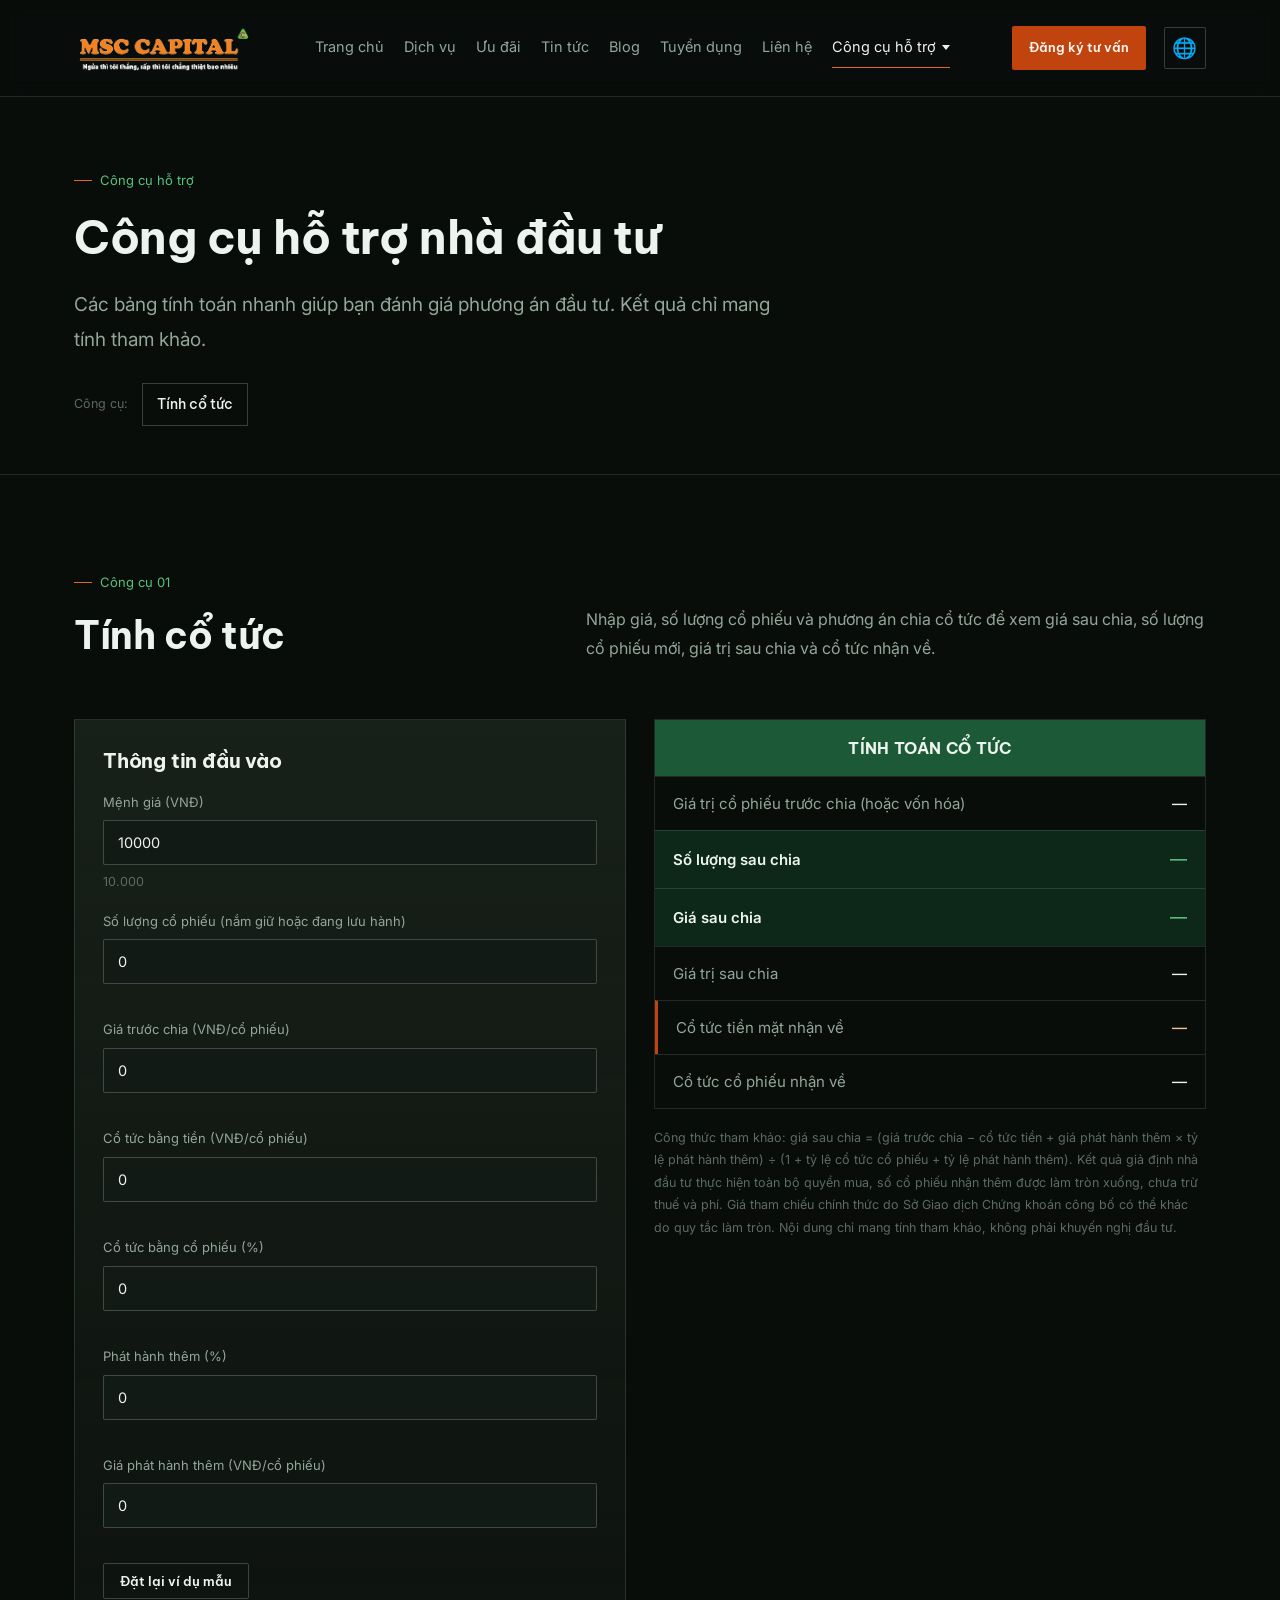
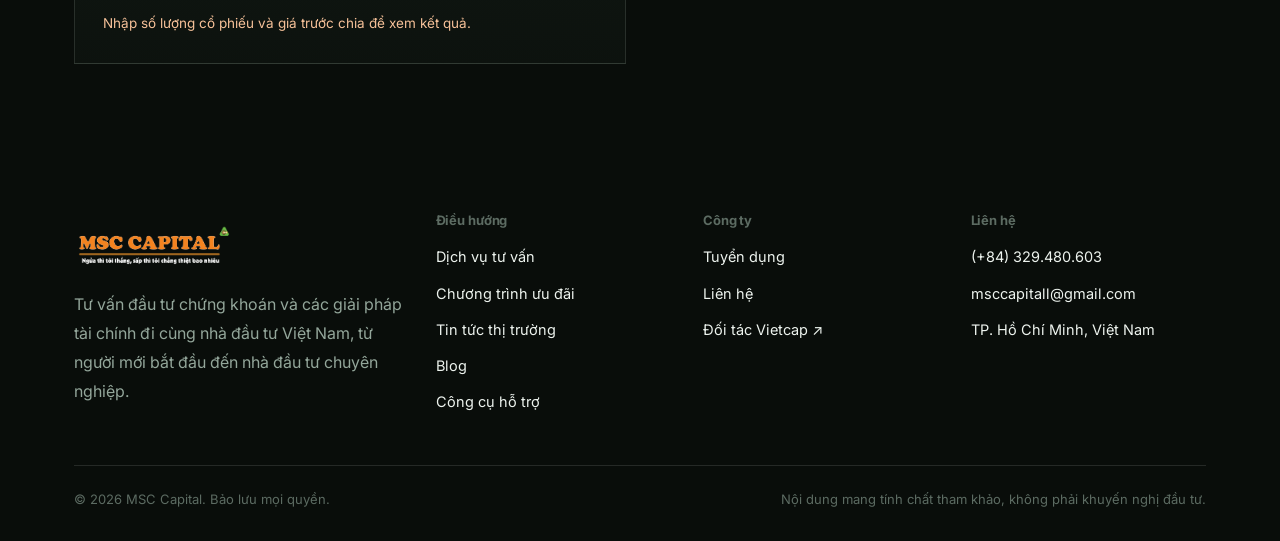
<file: cong-cu.html>
<!DOCTYPE html>
<html lang="vi">
<head>
<meta charset="UTF-8">
<meta name="viewport" content="width=device-width, initial-scale=1.0">
<title>Công cụ hỗ trợ — MSC Capital</title>
<meta name="description" content="Các công cụ hỗ trợ nhà đầu tư chứng khoán của MSC Capital: tính cổ tức và các bảng tính toán khác.">
<link rel="preconnect" href="https://fonts.googleapis.com">
<link href="https://fonts.googleapis.com/css2?family=Be+Vietnam+Pro:wght@500;700;800&family=Inter:wght@400;500;600&family=IBM+Plex+Mono:wght@400;500&display=swap" rel="stylesheet">
<link rel="stylesheet" href="css/style.css">
<style>
  .calc-grid{ display:grid; grid-template-columns: 1fr 1fr; gap: 28px; align-items:start; }
  @media (max-width: 900px){ .calc-grid{ grid-template-columns: 1fr; } }
  .fld{ margin-bottom: 16px; }
  .fld small{ display:block; margin-top:6px; font-family: var(--font-mono); font-size:12.5px; color: var(--text-faint); min-height:1em; }
  .res{ border:1px solid var(--line); }
  .res-head{ padding:14px 18px; background: var(--green-700); font-family: var(--font-display); font-weight:700; text-align:center; letter-spacing:.02em; }
  .res-row{ display:flex; justify-content:space-between; align-items:baseline; gap:16px; padding:13px 18px; border-top:1px solid var(--line); font-size:15px; }
  .res-row span{ color: var(--text-muted); }
  .res-row b{ font-family: var(--font-mono); font-weight:500; color: var(--text); text-align:right; white-space:nowrap; }
  .res-row.key{ background: var(--green-900); }
  .res-row.key span{ color: var(--text); font-weight:600; }
  .res-row.key b{ color: var(--green-400); font-size:17px; }
  .res-row.cash{ border-left: 3px solid var(--orange); }
  .res-row.cash b{ color: var(--orange-200); }
  #calcMsg{ font-size:13.5px; min-height:1.4em; margin: 12px 0 0; color: var(--orange-200); max-width:none; }
  section[id]{ scroll-margin-top: 110px; }
  .tool-nav{ display:flex; flex-wrap:wrap; gap:10px; align-items:center; margin-top:26px; }
  .tool-nav span{ font-family: var(--font-mono); font-size:12.5px; color: var(--text-faint); margin-right:4px; }
  .tool-nav a{ border:1px solid var(--line-strong); padding:8px 14px; font-size:14px; font-family: var(--font-display); font-weight:500; }
  .tool-nav a:hover{ border-color: var(--green-400); color: var(--green-200); }
</style>
</head>
<body data-page="congcu">

<div id="site-header"></div>

<section class="page-hero">
  <div class="wrap">
    <div class="eyebrow">Công cụ hỗ trợ</div>
    <h1>Công cụ hỗ trợ nhà đầu tư</h1>
    <p class="lede">Các bảng tính toán nhanh giúp bạn đánh giá phương án đầu tư. Kết quả chỉ mang tính tham khảo.</p>
    <!-- DANH SÁCH CÔNG CỤ: khi thêm công cụ mới, thêm một liên kết như dưới (href trỏ tới id của mục công cụ đó). -->
    <div class="tool-nav">
      <span>Công cụ:</span>
      <a href="#tinh-co-tuc">Tính cổ tức</a>
    </div>
  </div>
</section>

<!-- ===== CÔNG CỤ 01: TÍNH CỔ TỨC ===== -->
<section id="tinh-co-tuc">
  <div class="wrap">
    <div class="head-row">
      <div>
        <div class="eyebrow">Công cụ 01</div>
        <h2>Tính cổ tức</h2>
      </div>
      <p>Nhập giá, số lượng cổ phiếu và phương án chia cổ tức để xem giá sau chia, số lượng cổ phiếu mới, giá trị sau chia và cổ tức nhận về.</p>
    </div>
    <div class="calc-grid">

      <div class="card">
        <h3 style="margin-bottom:18px;">Thông tin đầu vào</h3>

        <div class="fld">
          <label for="par">Mệnh giá (VNĐ)</label>
          <input id="par" type="number" inputmode="decimal" min="0" step="any" value="10000">
          <small id="parHint"></small>
        </div>
        <div class="fld">
          <label for="shares">Số lượng cổ phiếu (nắm giữ hoặc đang lưu hành)</label>
          <input id="shares" type="number" inputmode="decimal" min="0" step="any" value="0">
          <small id="sharesHint"></small>
        </div>
        <div class="fld">
          <label for="price">Giá trước chia (VNĐ/cổ phiếu)</label>
          <input id="price" type="number" inputmode="decimal" min="0" step="any" value="0">
          <small id="priceHint"></small>
        </div>
        <div class="fld">
          <label for="cash">Cổ tức bằng tiền (VNĐ/cổ phiếu)</label>
          <input id="cash" type="number" inputmode="decimal" min="0" step="any" value="0">
          <small id="cashHint"></small>
        </div>
        <div class="fld">
          <label for="stockPct">Cổ tức bằng cổ phiếu (%)</label>
          <input id="stockPct" type="number" inputmode="decimal" min="0" step="any" value="0">
          <small id="stockHint"></small>
        </div>
        <div class="fld">
          <label for="rightsPct">Phát hành thêm (%)</label>
          <input id="rightsPct" type="number" inputmode="decimal" min="0" step="any" value="0">
          <small id="rightsHint"></small>
        </div>
        <div class="fld">
          <label for="issuePrice">Giá phát hành thêm (VNĐ/cổ phiếu)</label>
          <input id="issuePrice" type="number" inputmode="decimal" min="0" step="any" value="0">
          <small id="issueHint"></small>
        </div>

        <button type="button" class="btn btn-outline btn-sm" id="resetBtn">Đặt lại ví dụ mẫu</button>
        <p id="calcMsg" role="status"></p>
      </div>

      <div>
        <div class="res" aria-live="polite">
          <div class="res-head">TÍNH TOÁN CỔ TỨC</div>
          <div class="res-row"><span>Giá trị cổ phiếu trước chia (hoặc vốn hóa)</span><b id="oMcapBefore">—</b></div>
          <div class="res-row key"><span>Số lượng sau chia</span><b id="oSharesAfter">—</b></div>
          <div class="res-row key"><span>Giá sau chia</span><b id="oPriceAfter">—</b></div>
          <div class="res-row"><span>Giá trị sau chia</span><b id="oValueAfter">—</b></div>
          <div class="res-row cash"><span>Cổ tức tiền mặt nhận về</span><b id="oCash">—</b></div>
          <div class="res-row"><span>Cổ tức cổ phiếu nhận về</span><b id="oBonus">—</b></div>
          <div class="res-row" id="rowRights" style="display:none;"><span>Cổ phiếu mua thêm / tiền cần bỏ ra</span><b id="oRights">—</b></div>
        </div>

        <p class="disclaimer" style="margin-top:18px;">
          Công thức tham khảo: giá sau chia = (giá trước chia − cổ tức tiền + giá phát hành thêm × tỷ lệ phát hành thêm) ÷ (1 + tỷ lệ cổ tức cổ phiếu + tỷ lệ phát hành thêm). Kết quả giả định nhà đầu tư thực hiện toàn bộ quyền mua, số cổ phiếu nhận thêm được làm tròn xuống, chưa trừ thuế và phí. Giá tham chiếu chính thức do Sở Giao dịch Chứng khoán công bố có thể khác do quy tắc làm tròn. Nội dung chỉ mang tính tham khảo, không phải khuyến nghị đầu tư.
        </p>
      </div>

    </div>
  </div>
</section>

<!-- ===== THÊM CÔNG CỤ MỚI Ở DƯỚI DÒNG NÀY =====
     Sao chép cả khối <section id="..."> ... </section> ở trên, đổi id, tiêu đề, nội dung.
     Lưu ý: dùng id và tên biến riêng cho mỗi công cụ để không trùng với công cụ khác. -->

<div id="site-footer"></div>
<script src="js/include.js"></script>
<script>
/* Công cụ 01: Tính cổ tức. Bọc trong (function(){...})() để không trùng tên biến với công cụ khác. */
(function () {
/* Công thức: xem chú thích trong trang. Sửa hàm compute() nếu muốn đổi cách tính. */
const DEFAULTS = { par: 10000, shares: 400, price: 83650, cash: 1000, stockPct: 0, rightsPct: 0, issuePrice: 0 };
const $ = (id) => document.getElementById(id);
const num = (id) => { const v = parseFloat($(id).value); return isFinite(v) && v > 0 ? v : 0; };
// Dấu ngăn cách hàng nghìn: '.' = 200.000.000 (kiểu Việt Nam). Đổi thành ',' nếu muốn 200,000,000 hoặc '' nếu không muốn có dấu.
const THOUSANDS = '.';
const fmt = (n) => isFinite(n)
  ? String(Math.round(n)).replace(/\B(?=(\d{3})+(?!\d))/g, THOUSANDS)
  : '—';

function compute(v) {
  const r = v.stockPct / 100, q = v.rightsPct / 100;
  const bonusShares = Math.floor(v.shares * r + 1e-9);
  const rightShares = Math.floor(v.shares * q + 1e-9);
  const sharesAfter = v.shares + bonusShares + rightShares;
  const priceAfter = Math.round((v.price - v.cash + q * v.issuePrice) / (1 + r + q));
  return {
    mcapBefore: v.shares * v.price,
    sharesAfter,
    priceAfter,
    valueAfter: sharesAfter * priceAfter,
    cashReceived: v.shares * v.cash,
    bonusShares,
    rightShares,
    rightCost: rightShares * v.issuePrice
  };
}

function render() {
  const v = { par: num('par'), shares: num('shares'), price: num('price'), cash: num('cash'),
              stockPct: num('stockPct'), rightsPct: num('rightsPct'), issuePrice: num('issuePrice') };

  $('parHint').textContent    = v.par > 0 ? fmt(v.par) : '';
  $('sharesHint').textContent = v.shares > 0 ? fmt(v.shares) : '';
  $('priceHint').textContent  = v.price > 0 ? fmt(v.price) : '';
  $('issueHint').textContent  = v.issuePrice > 0 ? fmt(v.issuePrice) : '';
  $('cashHint').textContent   = v.cash > 0
    ? fmt(v.cash) + (v.par > 0 ? ` · ≈ ${(v.cash / v.par * 100).toLocaleString('vi-VN', {maximumFractionDigits: 2})}% mệnh giá` : '')
    : '';
  $('stockHint').textContent = v.stockPct > 0 ? `Cứ 100 cổ phiếu nhận thêm ${v.stockPct.toLocaleString('vi-VN', {maximumFractionDigits: 2})} cổ phiếu` : '';
  $('rightsHint').textContent = v.rightsPct > 0 ? `Cứ 100 cổ phiếu được mua thêm ${v.rightsPct.toLocaleString('vi-VN', {maximumFractionDigits: 2})} cổ phiếu` : '';

  const msg = $('calcMsg');
  msg.textContent = '';
  if (v.shares <= 0 || v.price <= 0) {
    msg.textContent = 'Nhập số lượng cổ phiếu và giá trước chia để xem kết quả.';
    ['oMcapBefore','oSharesAfter','oPriceAfter','oValueAfter','oCash','oBonus'].forEach(id => $(id).textContent = '—');
    $('rowRights').style.display = 'none';
    return;
  }
  if (v.cash >= v.price) msg.textContent = 'Cổ tức tiền lớn hơn hoặc bằng giá cổ phiếu, vui lòng kiểm tra lại số liệu.';
  if (v.rightsPct > 0 && v.issuePrice <= 0) msg.textContent = 'Có phát hành thêm nhưng chưa nhập giá phát hành thêm.';

  const o = compute(v);
  if (!(o.priceAfter > 0)) { msg.textContent = 'Giá sau chia không hợp lệ, vui lòng kiểm tra lại số liệu.'; return; }

  $('oMcapBefore').textContent  = fmt(o.mcapBefore);
  $('oSharesAfter').textContent = fmt(o.sharesAfter);
  $('oPriceAfter').textContent  = fmt(o.priceAfter);
  $('oValueAfter').textContent  = fmt(o.valueAfter);
  $('oCash').textContent        = fmt(o.cashReceived);
  $('oBonus').textContent       = fmt(o.bonusShares);

  const showRights = v.rightsPct > 0;
  $('rowRights').style.display = showRights ? 'flex' : 'none';
  if (showRights) $('oRights').textContent = `${fmt(o.rightShares)} cp / ${fmt(o.rightCost)}`;
}

document.querySelectorAll('.calc-grid input').forEach(el => el.addEventListener('input', render));
$('resetBtn').addEventListener('click', () => {
  Object.entries(DEFAULTS).forEach(([k, val]) => { $(k).value = val; });
  render();
});
render();

})();
</script>
</body>
</html>
</file>
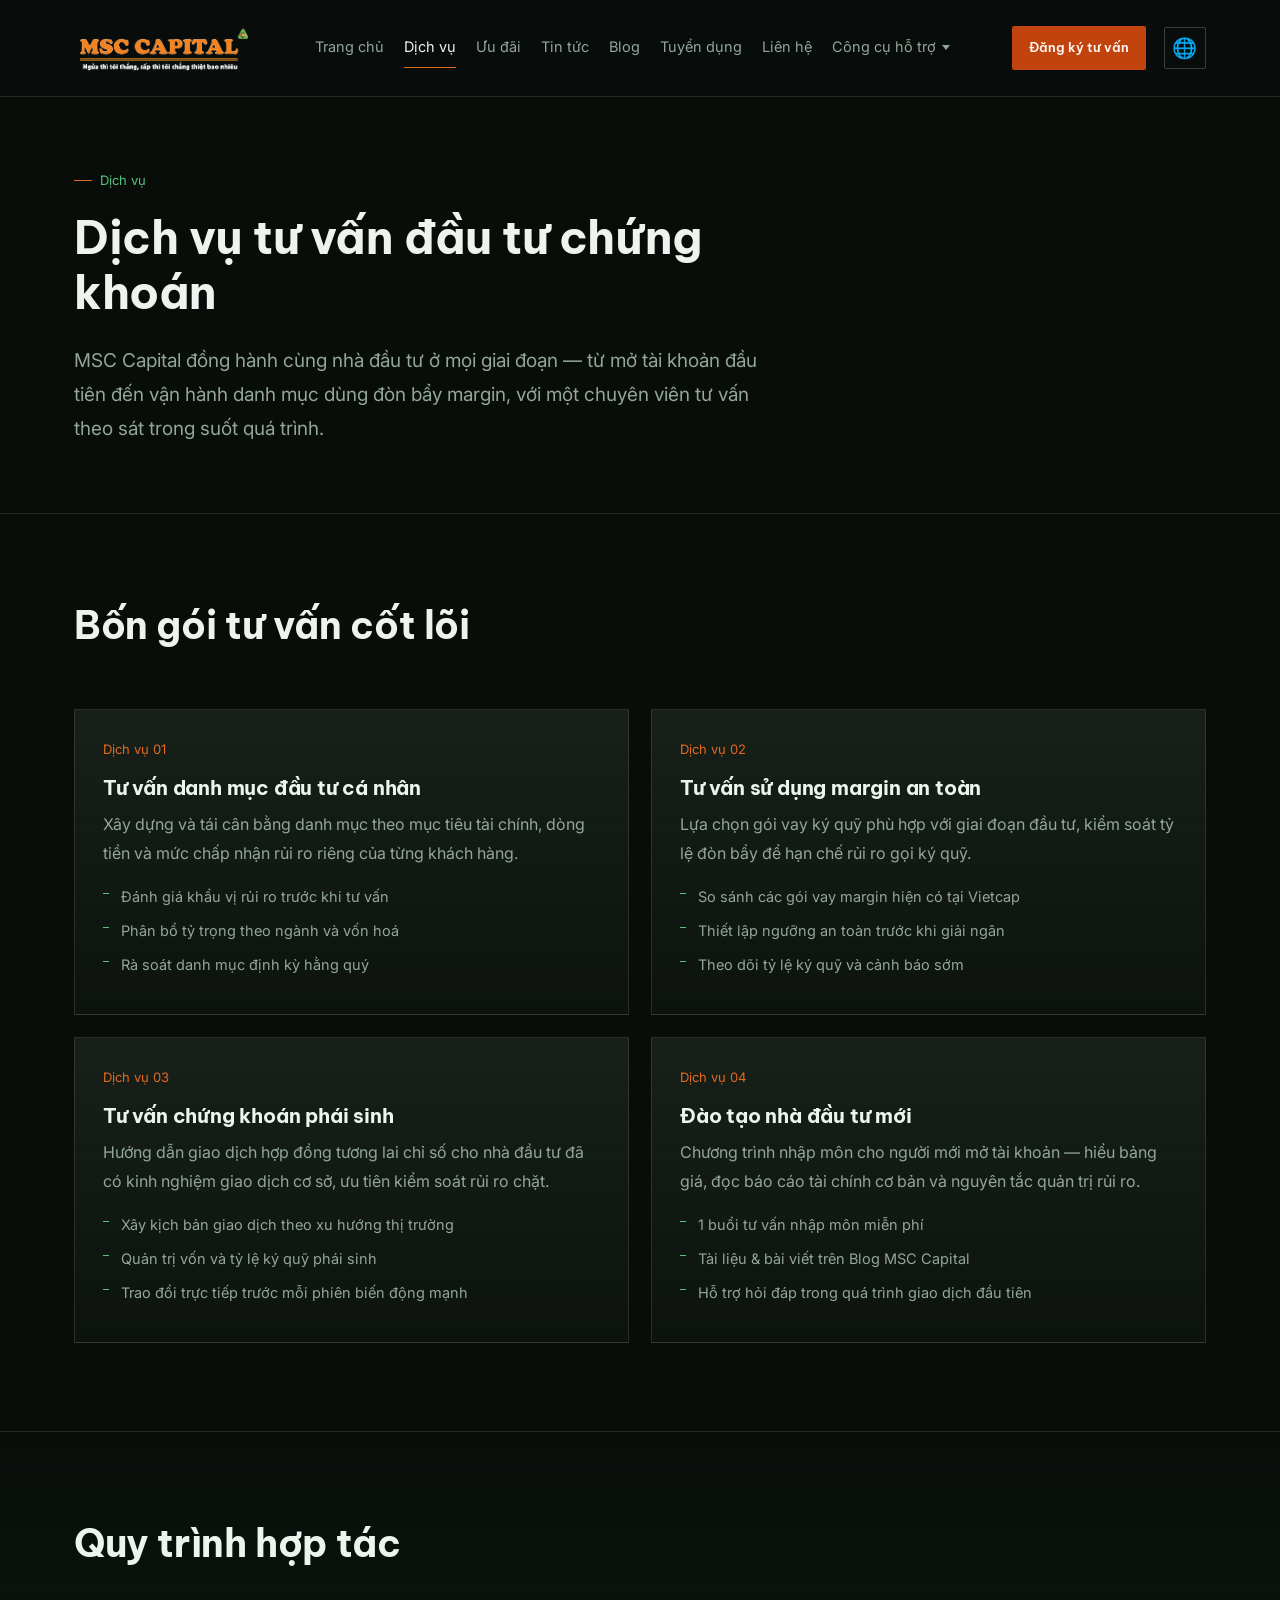
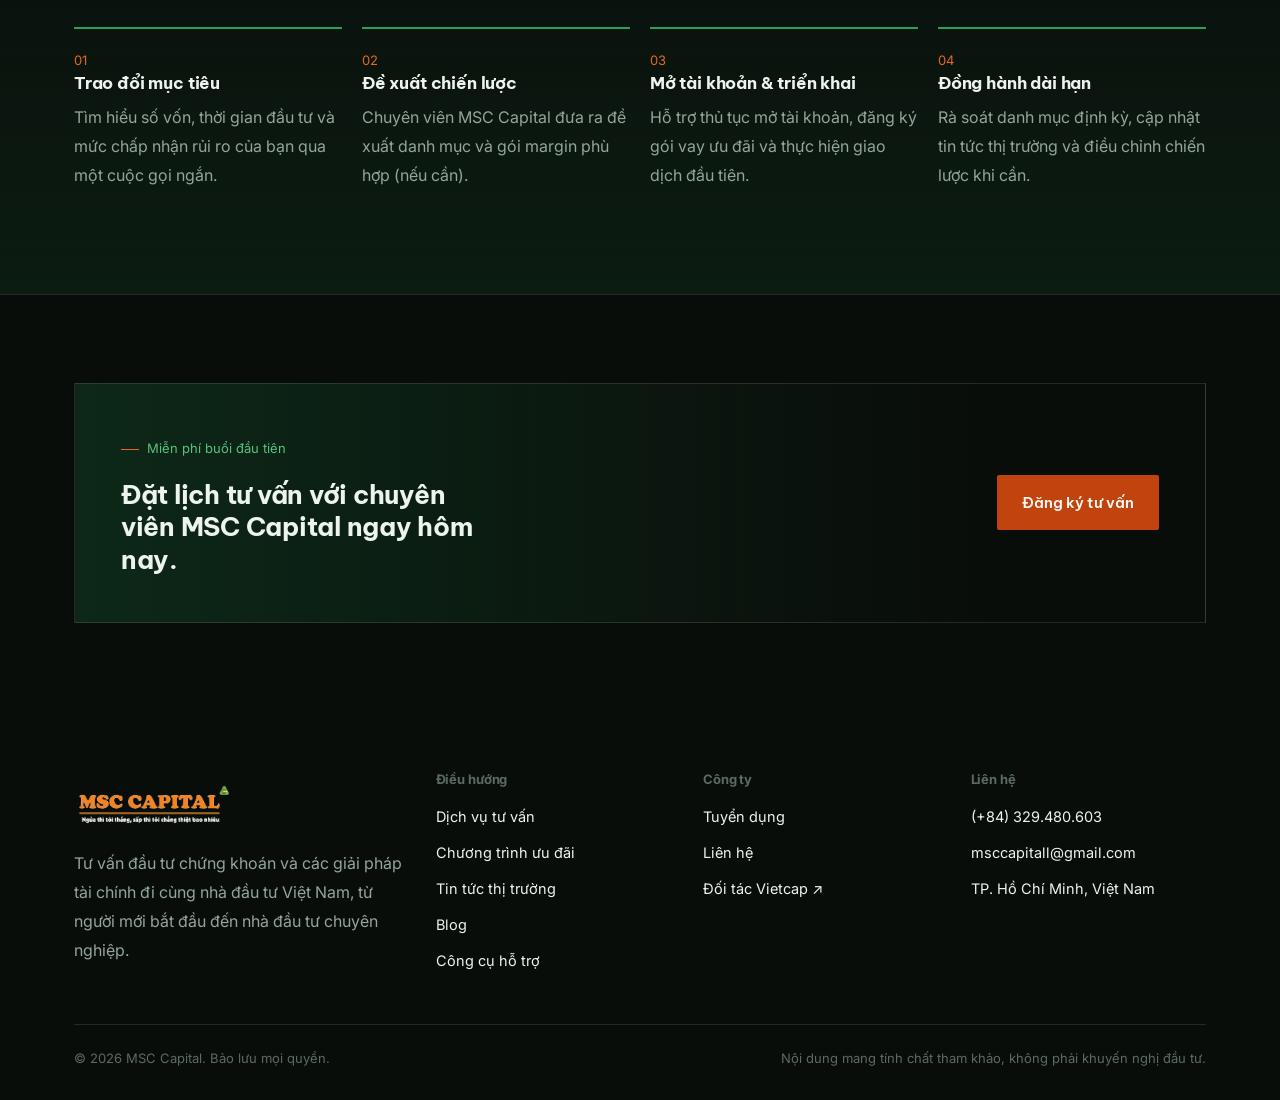
<file: dich-vu.html>
<!DOCTYPE html>
<html lang="vi">
<head>
<meta charset="UTF-8">
<meta name="viewport" content="width=device-width, initial-scale=1.0">
<title>Dịch vụ tư vấn đầu tư chứng khoán — MSC Capital</title>
<meta name="description" content="MSC Capital tư vấn danh mục đầu tư, giải pháp margin và đào tạo nhà đầu tư mới, đồng hành theo từng giai đoạn đầu tư chứng khoán.">
<link rel="preconnect" href="https://fonts.googleapis.com">
<link href="https://fonts.googleapis.com/css2?family=Be+Vietnam+Pro:wght@500;700;800&family=Inter:wght@400;500;600&family=IBM+Plex+Mono:wght@400;500&display=swap" rel="stylesheet">
<link rel="stylesheet" href="css/style.css">
</head>
<body data-page="dichvu">

<div id="site-header"></div>

<section class="page-hero">
  <div class="wrap">
    <div class="eyebrow">Dịch vụ</div>
    <h1>Dịch vụ tư vấn đầu tư chứng khoán</h1>
    <p class="lede">MSC Capital đồng hành cùng nhà đầu tư ở mọi giai đoạn — từ mở tài khoản đầu tiên đến vận hành danh mục dùng đòn bẩy margin, với một chuyên viên tư vấn theo sát trong suốt quá trình.</p>
  </div>
</section>

<section>
  <div class="wrap">
    <div class="head-row">
      <div><h2>Bốn gói tư vấn cốt lõi</h2></div>
    </div>
    <div class="grid-2">
      <div class="card">
        <span class="num">Dịch vụ 01</span>
        <h3>Tư vấn danh mục đầu tư cá nhân</h3>
        <p>Xây dựng và tái cân bằng danh mục theo mục tiêu tài chính, dòng tiền và mức chấp nhận rủi ro riêng của từng khách hàng.</p>
        <ul>
          <li>Đánh giá khẩu vị rủi ro trước khi tư vấn</li>
          <li>Phân bổ tỷ trọng theo ngành và vốn hoá</li>
          <li>Rà soát danh mục định kỳ hằng quý</li>
        </ul>
      </div>
      <div class="card">
        <span class="num">Dịch vụ 02</span>
        <h3>Tư vấn sử dụng margin an toàn</h3>
        <p>Lựa chọn gói vay ký quỹ phù hợp với giai đoạn đầu tư, kiểm soát tỷ lệ đòn bẩy để hạn chế rủi ro gọi ký quỹ.</p>
        <ul>
          <li>So sánh các gói vay margin hiện có tại Vietcap</li>
          <li>Thiết lập ngưỡng an toàn trước khi giải ngân</li>
          <li>Theo dõi tỷ lệ ký quỹ và cảnh báo sớm</li>
        </ul>
      </div>
      <div class="card">
        <span class="num">Dịch vụ 03</span>
        <h3>Tư vấn chứng khoán phái sinh</h3>
        <p>Hướng dẫn giao dịch hợp đồng tương lai chỉ số cho nhà đầu tư đã có kinh nghiệm giao dịch cơ sở, ưu tiên kiểm soát rủi ro chặt.</p>
        <ul>
          <li>Xây kịch bản giao dịch theo xu hướng thị trường</li>
          <li>Quản trị vốn và tỷ lệ ký quỹ phái sinh</li>
          <li>Trao đổi trực tiếp trước mỗi phiên biến động mạnh</li>
        </ul>
      </div>
      <div class="card">
        <span class="num">Dịch vụ 04</span>
        <h3>Đào tạo nhà đầu tư mới</h3>
        <p>Chương trình nhập môn cho người mới mở tài khoản — hiểu bảng giá, đọc báo cáo tài chính cơ bản và nguyên tắc quản trị rủi ro.</p>
        <ul>
          <li>1 buổi tư vấn nhập môn miễn phí</li>
          <li>Tài liệu &amp; bài viết trên Blog MSC Capital</li>
          <li>Hỗ trợ hỏi đáp trong quá trình giao dịch đầu tiên</li>
        </ul>
      </div>
    </div>
  </div>
</section>

<section class="section-alt">
  <div class="wrap">
    <div class="head-row"><div><h2>Quy trình hợp tác</h2></div></div>
    <div class="steps">
      <div class="step">
        <span class="step-n">01</span>
        <h3 style="font-size:17px;">Trao đổi mục tiêu</h3>
        <p>Tìm hiểu số vốn, thời gian đầu tư và mức chấp nhận rủi ro của bạn qua một cuộc gọi ngắn.</p>
      </div>
      <div class="step">
        <span class="step-n">02</span>
        <h3 style="font-size:17px;">Đề xuất chiến lược</h3>
        <p>Chuyên viên MSC Capital đưa ra đề xuất danh mục và gói margin phù hợp (nếu cần).</p>
      </div>
      <div class="step">
        <span class="step-n">03</span>
        <h3 style="font-size:17px;">Mở tài khoản &amp; triển khai</h3>
        <p>Hỗ trợ thủ tục mở tài khoản, đăng ký gói vay ưu đãi và thực hiện giao dịch đầu tiên.</p>
      </div>
      <div class="step">
        <span class="step-n">04</span>
        <h3 style="font-size:17px;">Đồng hành dài hạn</h3>
        <p>Rà soát danh mục định kỳ, cập nhật tin tức thị trường và điều chỉnh chiến lược khi cần.</p>
      </div>
    </div>
  </div>
</section>

<section style="border-bottom:none;">
  <div class="wrap">
    <div class="cta-band">
      <div>
        <div class="eyebrow">Miễn phí buổi đầu tiên</div>
        <h2>Đặt lịch tư vấn với chuyên viên MSC Capital ngay hôm nay.</h2>
      </div>
      <a href="lien-he.html" class="btn btn-primary">Đăng ký tư vấn</a>
    </div>
  </div>
</section>

<div id="site-footer"></div>
<script src="js/include.js"></script>
</body>
</html>
</file>
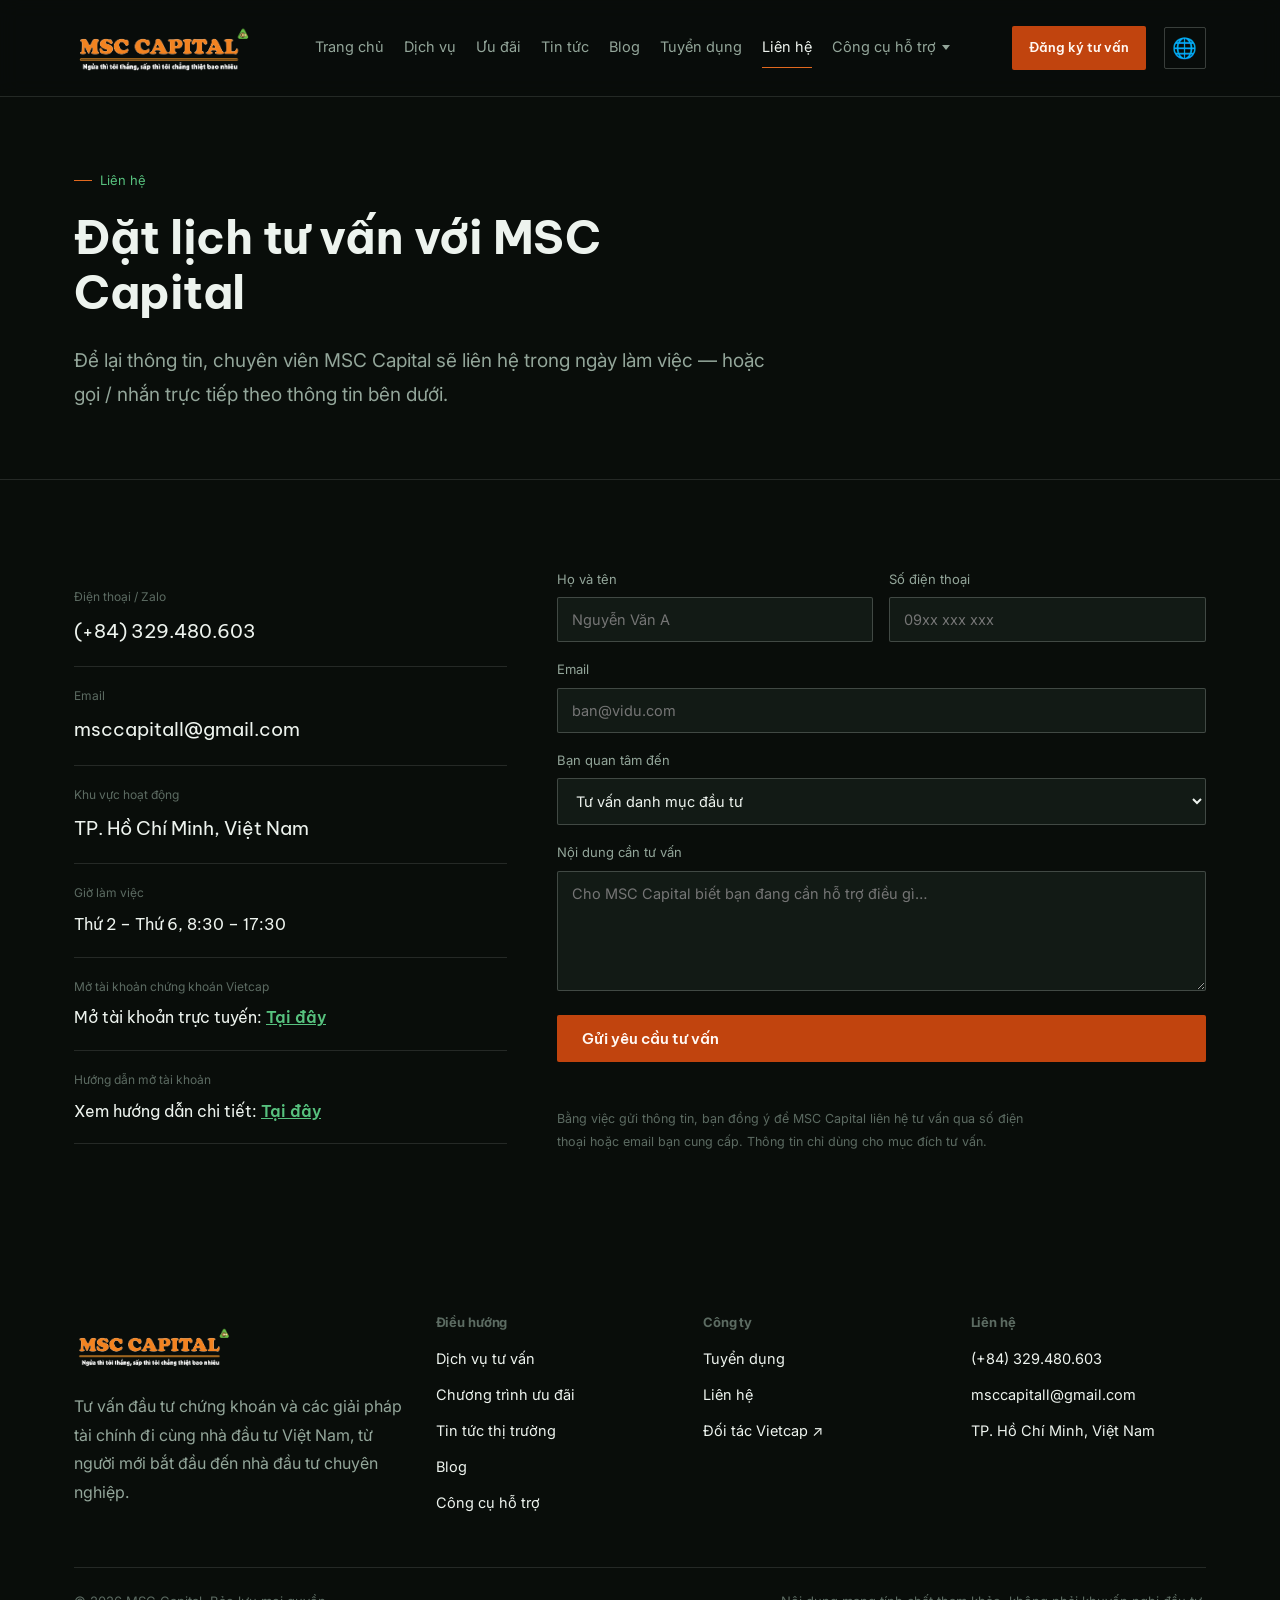
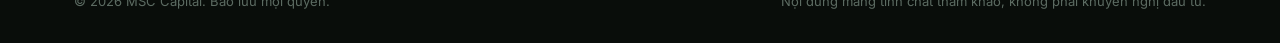
<file: lien-he.html>
<!DOCTYPE html>
<html lang="vi">
<head>
<meta charset="UTF-8">
<meta name="viewport" content="width=device-width, initial-scale=1.0">
<title>Liên hệ — MSC Capital</title>
<meta name="description" content="Liên hệ MSC Capital để được tư vấn đầu tư chứng khoán miễn phí. Điện thoại (+84) 329.480.603, email msccapitall@gmail.com.">
<link rel="preconnect" href="https://fonts.googleapis.com">
<link href="https://fonts.googleapis.com/css2?family=Be+Vietnam+Pro:wght@500;700;800&family=Inter:wght@400;500;600&family=IBM+Plex+Mono:wght@400;500&display=swap" rel="stylesheet">
<link rel="stylesheet" href="css/style.css">
</head>
<body data-page="lienhe">

<div id="site-header"></div>

<section class="page-hero">
  <div class="wrap">
    <div class="eyebrow">Liên hệ</div>
    <h1>Đặt lịch tư vấn với MSC Capital</h1>
    <p class="lede">Để lại thông tin, chuyên viên MSC Capital sẽ liên hệ trong ngày làm việc — hoặc gọi / nhắn trực tiếp theo thông tin bên dưới.</p>
  </div>
</section>

<section style="border-bottom:none;">
  <div class="wrap contact-grid">

    <div>
      <div class="contact-item">
        <span>Điện thoại / Zalo</span>
        <a href="tel:+84329480603" class="mono">(+84) 329.480.603</a>
      </div>
      <div class="contact-item">
        <span>Email</span>
        <a href="mailto:msccapitall@gmail.com" class="mono">msccapitall@gmail.com</a>
      </div>
      <div class="contact-item">
        <span>Khu vực hoạt động</span>
        <div>TP. Hồ Chí Minh, Việt Nam</div>
      </div>
      <div class="contact-item">
        <span>Giờ làm việc</span>
        <div style="font-size:16px;">Thứ 2 – Thứ 6, 8:30 – 17:30</div>
      </div>
      <div class="contact-item">
        <span>Mở tài khoản chứng khoán Vietcap</span>
        <div style="font-size:16px;">Mở tài khoản trực tuyến: <a href="https://www.vietcap.com.vn/mo-tai-khoan?ref=mgm5rwnqm" target="_blank" rel="noopener" style="color:var(--green-400); text-decoration:underline; font-weight:600; font-size:inherit;">Tại đây</a></div>
      </div>
      <div class="contact-item">
        <span>Hướng dẫn mở tài khoản</span>
        <div style="font-size:16px;">Xem hướng dẫn chi tiết: <a href="https://www.vietcap.com.vn/huong-dan-chung/mo-tai-khoan-ekyc" target="_blank" rel="noopener" style="color:var(--green-400); text-decoration:underline; font-weight:600; font-size:inherit;">Tại đây</a></div>
      </div>
    </div>

    <div>
      <form class="contact-form" id="leadForm" novalidate>
        <!-- ô chống spam: người thật không thấy, robot tự điền -->
        <input type="text" name="website" tabindex="-1" autocomplete="off" style="position:absolute; left:-9999px; width:1px; height:1px;" aria-hidden="true">
        <div class="form-row">
          <div>
            <label for="name">Họ và tên</label>
            <input id="name" name="name" type="text" required placeholder="Nguyễn Văn A">
          </div>
          <div>
            <label for="phone">Số điện thoại</label>
            <input id="phone" name="phone" type="tel" required placeholder="09xx xxx xxx">
          </div>
        </div>
        <div>
          <label for="email">Email</label>
          <input id="email" name="email" type="email" placeholder="ban@vidu.com">
        </div>
        <div>
          <label for="topic">Bạn quan tâm đến</label>
          <select id="topic" name="topic">
            <option>Tư vấn danh mục đầu tư</option>
            <option>Giải pháp margin / đòn bẩy</option>
            <option>Trở thành đối tác giới thiệu nhà đầu tư</option>
            <option>Ứng tuyển tại MSC Capital</option>
            <option>Khác</option>
          </select>
        </div>
        <div>
          <label for="message">Nội dung cần tư vấn</label>
          <textarea id="message" name="message" placeholder="Cho MSC Capital biết bạn đang cần hỗ trợ điều gì…"></textarea>
        </div>
        <button type="submit" class="btn btn-primary" id="leadBtn">Gửi yêu cầu tư vấn</button>
        <p id="formMsg" class="form-note" role="status" style="font-size:14px;"></p>
        <p class="form-note">Bằng việc gửi thông tin, bạn đồng ý để MSC Capital liên hệ tư vấn qua số điện thoại hoặc email bạn cung cấp. Thông tin chỉ dùng cho mục đích tư vấn.</p>
      </form>
    </div>

  </div>
</section>

<div id="site-footer"></div>
<script src="js/include.js"></script>
<script>
/* Dán link "Web app URL" của Google Apps Script vào dòng dưới (xem hướng dẫn). */
const SCRIPT_URL = 'https://script.google.com/macros/s/AKfycby88_tvU8KhZqGURBELRxbf_cRy1fjSlY5Vas74YvNY7oD2DY4Z7-gPt-msLxGQWigK6A/exec';

document.getElementById('leadForm').addEventListener('submit', async (e) => {
  e.preventDefault();
  const form = e.target, btn = document.getElementById('leadBtn'), msg = document.getElementById('formMsg');
  if (form.website.value) return;                       // robot -> bỏ qua
  if (!form.name.value.trim() || !form.phone.value.trim()) {
    msg.style.color = 'var(--orange-200)'; msg.textContent = 'Vui lòng nhập họ tên và số điện thoại.'; return;
  }
  if (SCRIPT_URL.startsWith('DAN_LINK')) {
    msg.style.color = 'var(--orange-200)'; msg.textContent = 'Biểu mẫu chưa được kết nối. Vui lòng gọi (+84) 329.480.603.'; return;
  }
  btn.disabled = true; btn.textContent = 'Đang gửi…'; msg.textContent = '';
  try {
    const data = new URLSearchParams(new FormData(form));
    data.set('page', location.href);
    await fetch(SCRIPT_URL, { method: 'POST', mode: 'no-cors', body: data });
    form.reset();
    msg.style.color = 'var(--green-400)';
    msg.textContent = 'Đã gửi thành công. MSC Capital sẽ liên hệ bạn sớm nhất có thể.';
  } catch (err) {
    msg.style.color = 'var(--orange-200)';
    msg.textContent = 'Gửi chưa được. Vui lòng thử lại hoặc gọi (+84) 329.480.603.';
  } finally {
    btn.disabled = false; btn.textContent = 'Gửi yêu cầu tư vấn';
  }
});
</script>

</body>
</html>
</file>
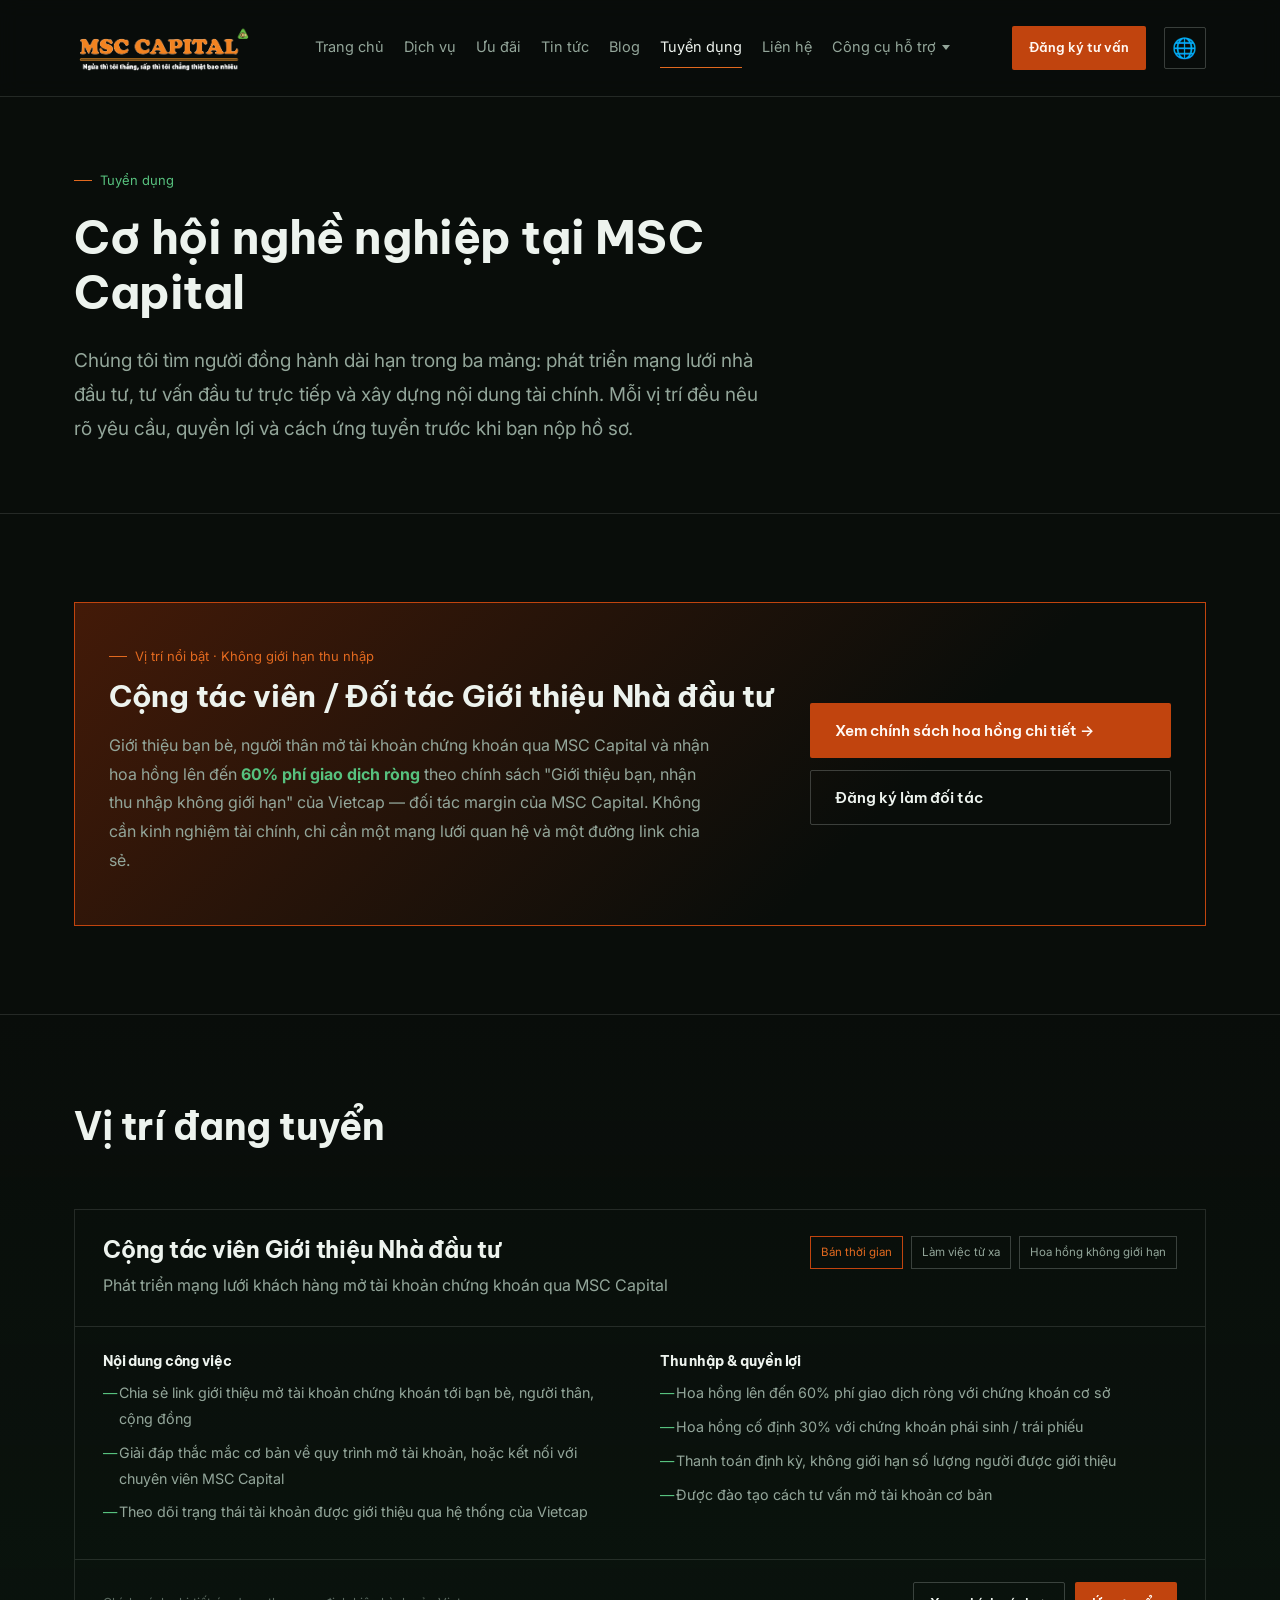
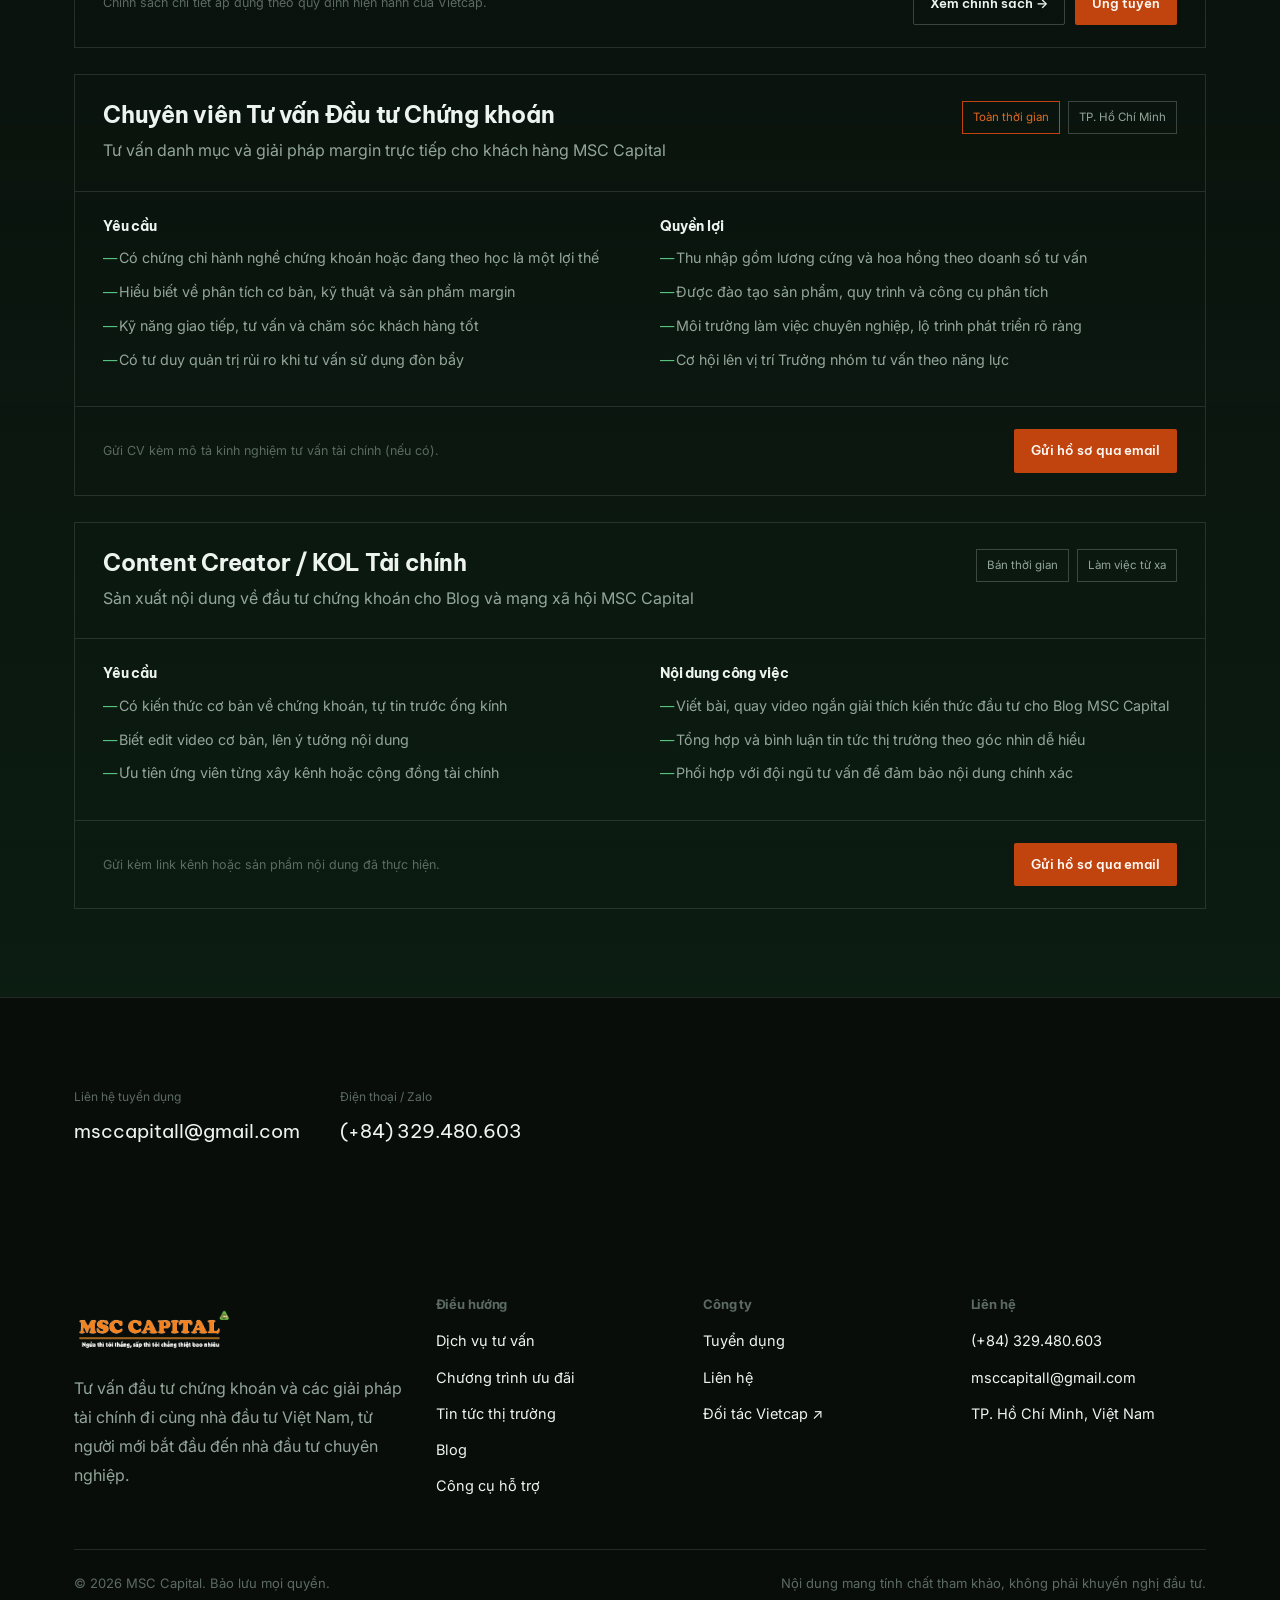
<file: tuyen-dung.html>
<!DOCTYPE html>
<html lang="vi">
<head>
<meta charset="UTF-8">
<meta name="viewport" content="width=device-width, initial-scale=1.0">
<title>Tuyển dụng — MSC Capital</title>
<meta name="description" content="MSC Capital tuyển Cộng tác viên giới thiệu nhà đầu tư (hoa hồng không giới hạn), Chuyên viên tư vấn đầu tư chứng khoán và Content Creator tài chính.">
<link rel="preconnect" href="https://fonts.googleapis.com">
<link href="https://fonts.googleapis.com/css2?family=Be+Vietnam+Pro:wght@500;700;800&family=Inter:wght@400;500;600&family=IBM+Plex+Mono:wght@400;500&display=swap" rel="stylesheet">
<link rel="stylesheet" href="css/style.css">
</head>
<body data-page="tuyendung">

<div id="site-header"></div>

<section class="page-hero">
  <div class="wrap">
    <div class="eyebrow">Tuyển dụng</div>
    <h1>Cơ hội nghề nghiệp tại MSC Capital</h1>
    <p class="lede">Chúng tôi tìm người đồng hành dài hạn trong ba mảng: phát triển mạng lưới nhà đầu tư, tư vấn đầu tư trực tiếp và xây dựng nội dung tài chính. Mỗi vị trí đều nêu rõ yêu cầu, quyền lợi và cách ứng tuyển trước khi bạn nộp hồ sơ.</p>
  </div>
</section>

<section>
  <div class="wrap">
    <div class="referral-box">
      <div>
        <div class="eyebrow" style="color:var(--orange-400); margin-bottom:10px;">Vị trí nổi bật · Không giới hạn thu nhập</div>
        <h2 style="font-size:30px;">Cộng tác viên / Đối tác Giới thiệu Nhà đầu tư</h2>
        <p style="max-width:60ch;">Giới thiệu bạn bè, người thân mở tài khoản chứng khoán qua MSC Capital và nhận hoa hồng lên đến <b style="color:var(--green-400);">60% phí giao dịch ròng</b> theo chính sách "Giới thiệu bạn, nhận thu nhập không giới hạn" của Vietcap — đối tác margin của MSC Capital. Không cần kinh nghiệm tài chính, chỉ cần một mạng lưới quan hệ và một đường link chia sẻ.</p>
      </div>
      <div style="display:flex; flex-direction:column; gap:12px;">
        <a href="https://www.vietcap.com.vn/tin-tuc/chuong-trinh-gioi-thieu-ban-moi-nhan-hoa-hong-khong-gioi-han" target="_blank" rel="noopener" class="btn btn-primary">Xem chính sách hoa hồng chi tiết →</a>
        <a href="mailto:msccapitall@gmail.com?subject=Đăng ký Đối tác Giới thiệu Nhà đầu tư" class="btn btn-outline">Đăng ký làm đối tác</a>
      </div>
    </div>
  </div>
</section>

<section class="section-alt">
  <div class="wrap">
    <div class="head-row"><div><h2>Vị trí đang tuyển</h2></div></div>

    <div style="display:grid; gap:26px;">

      <div class="job-card">
        <div class="job-head">
          <div>
            <h3>Cộng tác viên Giới thiệu Nhà đầu tư</h3>
            <p style="margin:0;">Phát triển mạng lưới khách hàng mở tài khoản chứng khoán qua MSC Capital</p>
          </div>
          <div class="job-badges">
            <span class="badge hl">Bán thời gian</span>
            <span class="badge">Làm việc từ xa</span>
            <span class="badge">Hoa hồng không giới hạn</span>
          </div>
        </div>
        <div class="job-body">
          <div>
            <h4>Nội dung công việc</h4>
            <ul>
              <li>Chia sẻ link giới thiệu mở tài khoản chứng khoán tới bạn bè, người thân, cộng đồng</li>
              <li>Giải đáp thắc mắc cơ bản về quy trình mở tài khoản, hoặc kết nối với chuyên viên MSC Capital</li>
              <li>Theo dõi trạng thái tài khoản được giới thiệu qua hệ thống của Vietcap</li>
            </ul>
          </div>
          <div>
            <h4>Thu nhập &amp; quyền lợi</h4>
            <ul>
              <li>Hoa hồng lên đến 60% phí giao dịch ròng với chứng khoán cơ sở</li>
              <li>Hoa hồng cố định 30% với chứng khoán phái sinh / trái phiếu</li>
              <li>Thanh toán định kỳ, không giới hạn số lượng người được giới thiệu</li>
              <li>Được đào tạo cách tư vấn mở tài khoản cơ bản</li>
            </ul>
          </div>
        </div>
        <div class="job-foot">
          <span class="form-note">Chính sách chi tiết áp dụng theo quy định hiện hành của Vietcap.</span>
          <div style="display:flex; gap:10px; flex-wrap:wrap;">
            <a href="https://www.vietcap.com.vn/tin-tuc/chuong-trinh-gioi-thieu-ban-moi-nhan-hoa-hong-khong-gioi-han" target="_blank" rel="noopener" class="btn btn-outline btn-sm">Xem chính sách →</a>
            <a href="mailto:msccapitall@gmail.com?subject=Ứng tuyển Cộng tác viên Giới thiệu Nhà đầu tư" class="btn btn-primary btn-sm">Ứng tuyển</a>
          </div>
        </div>
      </div>

      <div class="job-card">
        <div class="job-head">
          <div>
            <h3>Chuyên viên Tư vấn Đầu tư Chứng khoán</h3>
            <p style="margin:0;">Tư vấn danh mục và giải pháp margin trực tiếp cho khách hàng MSC Capital</p>
          </div>
          <div class="job-badges">
            <span class="badge hl">Toàn thời gian</span>
            <span class="badge">TP. Hồ Chí Minh</span>
          </div>
        </div>
        <div class="job-body">
          <div>
            <h4>Yêu cầu</h4>
            <ul>
              <li>Có chứng chỉ hành nghề chứng khoán hoặc đang theo học là một lợi thế</li>
              <li>Hiểu biết về phân tích cơ bản, kỹ thuật và sản phẩm margin</li>
              <li>Kỹ năng giao tiếp, tư vấn và chăm sóc khách hàng tốt</li>
              <li>Có tư duy quản trị rủi ro khi tư vấn sử dụng đòn bẩy</li>
            </ul>
          </div>
          <div>
            <h4>Quyền lợi</h4>
            <ul>
              <li>Thu nhập gồm lương cứng và hoa hồng theo doanh số tư vấn</li>
              <li>Được đào tạo sản phẩm, quy trình và công cụ phân tích</li>
              <li>Môi trường làm việc chuyên nghiệp, lộ trình phát triển rõ ràng</li>
              <li>Cơ hội lên vị trí Trưởng nhóm tư vấn theo năng lực</li>
            </ul>
          </div>
        </div>
        <div class="job-foot">
          <span class="form-note">Gửi CV kèm mô tả kinh nghiệm tư vấn tài chính (nếu có).</span>
          <a href="mailto:msccapitall@gmail.com?subject=Ứng tuyển Chuyên viên Tư vấn Đầu tư Chứng khoán" class="btn btn-primary btn-sm">Gửi hồ sơ qua email</a>
        </div>
      </div>

      <div class="job-card">
        <div class="job-head">
          <div>
            <h3>Content Creator / KOL Tài chính</h3>
            <p style="margin:0;">Sản xuất nội dung về đầu tư chứng khoán cho Blog và mạng xã hội MSC Capital</p>
          </div>
          <div class="job-badges">
            <span class="badge">Bán thời gian</span>
            <span class="badge">Làm việc từ xa</span>
          </div>
        </div>
        <div class="job-body">
          <div>
            <h4>Yêu cầu</h4>
            <ul>
              <li>Có kiến thức cơ bản về chứng khoán, tự tin trước ống kính</li>
              <li>Biết edit video cơ bản, lên ý tưởng nội dung</li>
              <li>Ưu tiên ứng viên từng xây kênh hoặc cộng đồng tài chính</li>
            </ul>
          </div>
          <div>
            <h4>Nội dung công việc</h4>
            <ul>
              <li>Viết bài, quay video ngắn giải thích kiến thức đầu tư cho Blog MSC Capital</li>
              <li>Tổng hợp và bình luận tin tức thị trường theo góc nhìn dễ hiểu</li>
              <li>Phối hợp với đội ngũ tư vấn để đảm bảo nội dung chính xác</li>
            </ul>
          </div>
        </div>
        <div class="job-foot">
          <span class="form-note">Gửi kèm link kênh hoặc sản phẩm nội dung đã thực hiện.</span>
          <a href="mailto:msccapitall@gmail.com?subject=Ứng tuyển Content Creator / KOL Tài chính" class="btn btn-primary btn-sm">Gửi hồ sơ qua email</a>
        </div>
      </div>

    </div>
  </div>
</section>

<section style="border-bottom:none;">
  <div class="wrap">
    <div class="contact-item" style="border:none; padding:0; display:flex; gap:40px; flex-wrap:wrap;">
      <div>
        <span>Liên hệ tuyển dụng</span>
        <a href="mailto:msccapitall@gmail.com">msccapitall@gmail.com</a>
      </div>
      <div>
        <span>Điện thoại / Zalo</span>
        <a href="tel:+84329480603" class="mono">(+84) 329.480.603</a>
      </div>
    </div>
  </div>
</section>

<div id="site-footer"></div>
<script src="js/include.js"></script>
</body>
</html>
</file>
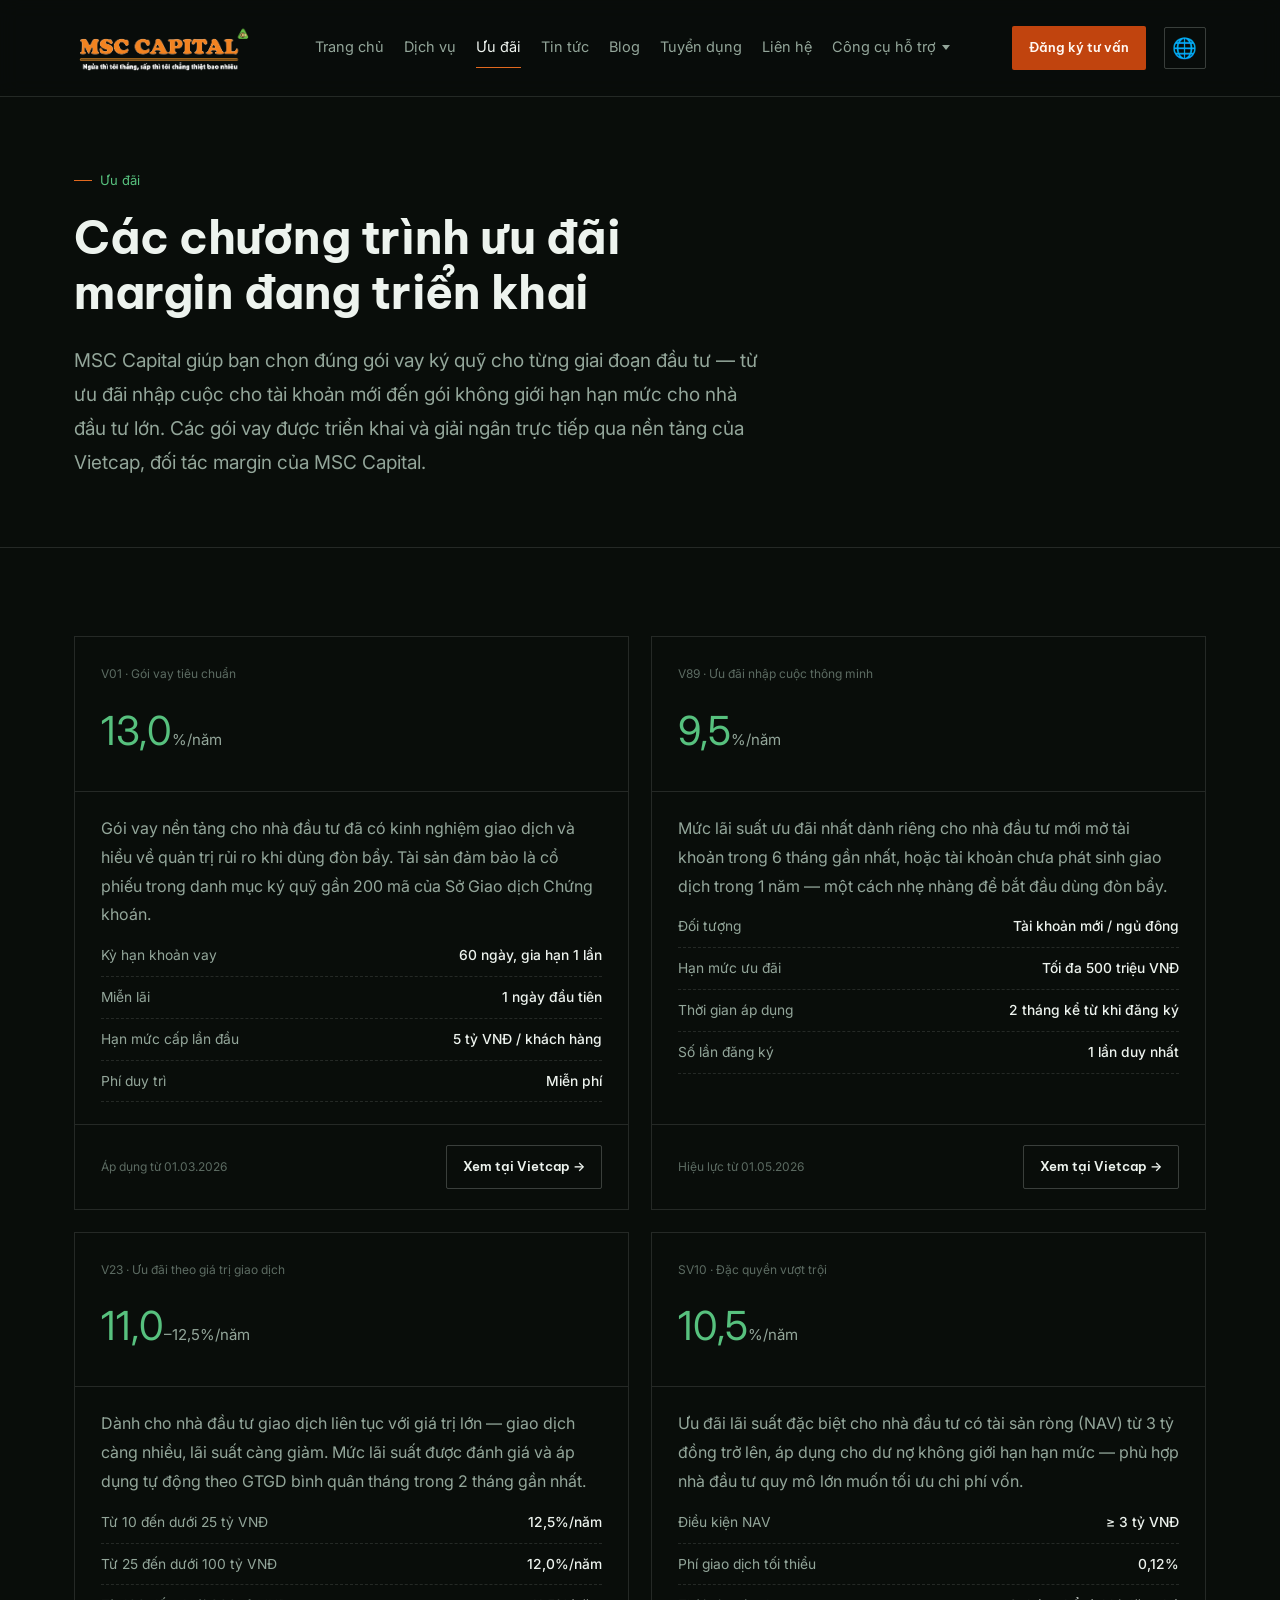
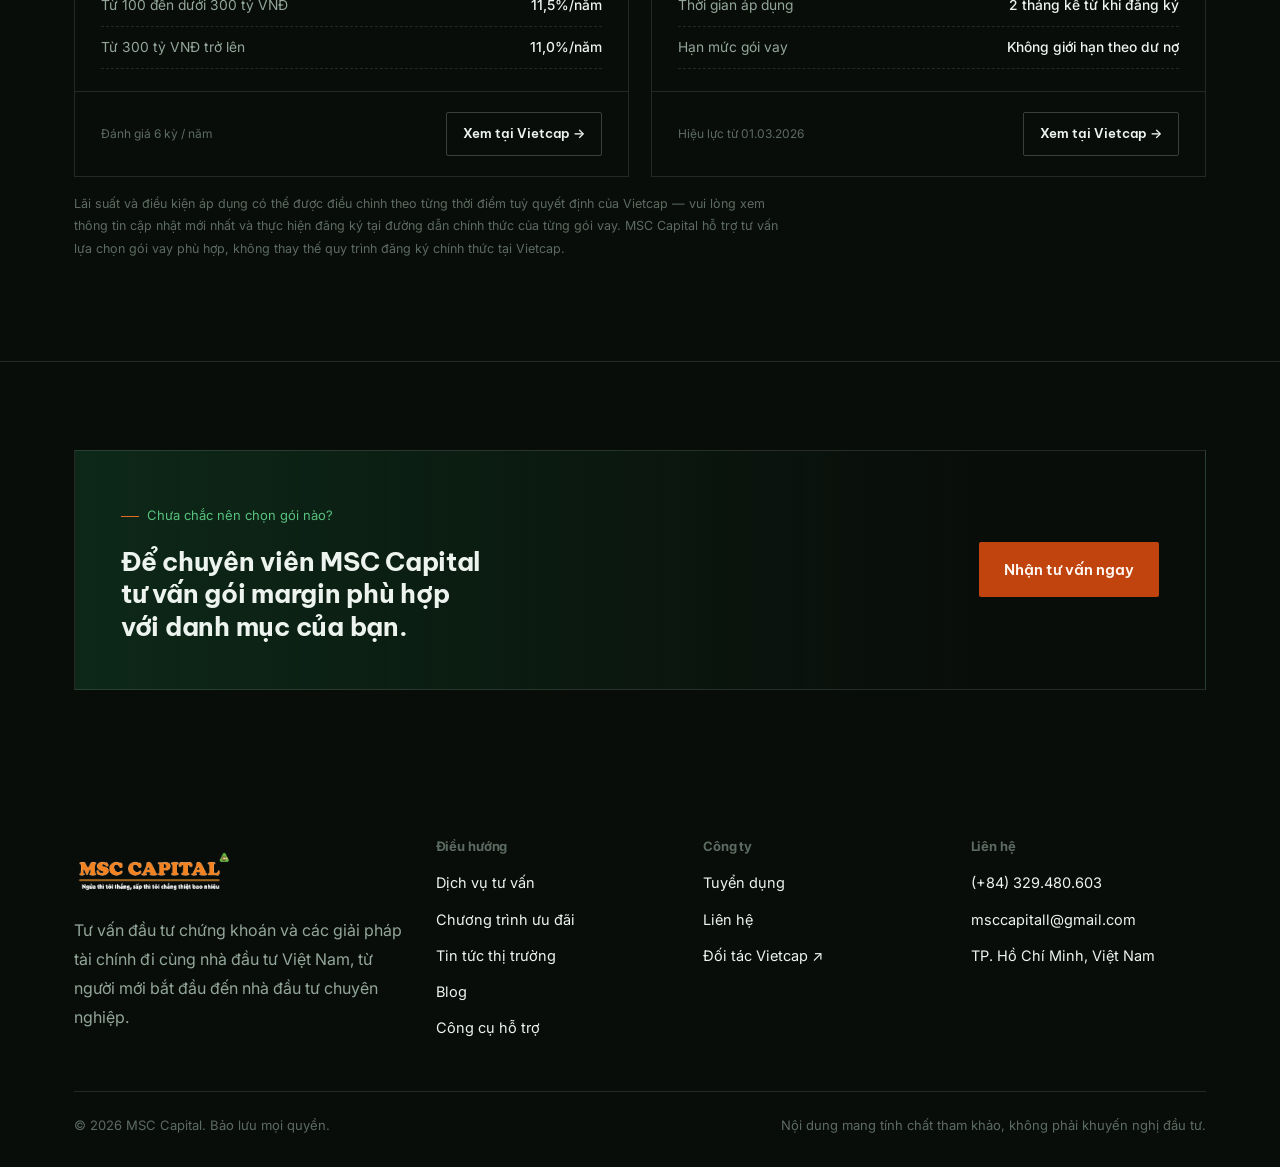
<file: uu-dai.html>
<!DOCTYPE html>
<html lang="vi">
<head>
<meta charset="UTF-8">
<meta name="viewport" content="width=device-width, initial-scale=1.0">
<title>Chương trình ưu đãi margin — MSC Capital</title>
<meta name="description" content="Tổng hợp các gói vay ký quỹ (margin) đang triển khai dành cho nhà đầu tư MSC Capital tư vấn, lãi suất từ 9,5%/năm.">
<link rel="preconnect" href="https://fonts.googleapis.com">
<link href="https://fonts.googleapis.com/css2?family=Be+Vietnam+Pro:wght@500;700;800&family=Inter:wght@400;500;600&family=IBM+Plex+Mono:wght@400;500&display=swap" rel="stylesheet">
<link rel="stylesheet" href="css/style.css">
</head>
<body data-page="uudai">

<div id="site-header"></div>

<section class="page-hero">
  <div class="wrap">
    <div class="eyebrow">Ưu đãi</div>
    <h1>Các chương trình ưu đãi margin đang triển khai</h1>
    <p class="lede">MSC Capital giúp bạn chọn đúng gói vay ký quỹ cho từng giai đoạn đầu tư — từ ưu đãi nhập cuộc cho tài khoản mới đến gói không giới hạn hạn mức cho nhà đầu tư lớn. Các gói vay được triển khai và giải ngân trực tiếp qua nền tảng của Vietcap, đối tác margin của MSC Capital.</p>
  </div>
</section>

<section>
  <div class="wrap">
    <div class="grid-2">

      <div class="promo-card">
        <div class="promo-top">
          <div class="promo-tag">V01 · Gói vay tiêu chuẩn</div>
          <div class="promo-rate">13,0<small>%/năm</small></div>
        </div>
        <div class="promo-body">
          <p style="margin:0;">Gói vay nền tảng cho nhà đầu tư đã có kinh nghiệm giao dịch và hiểu về quản trị rủi ro khi dùng đòn bẩy. Tài sản đảm bảo là cổ phiếu trong danh mục ký quỹ gần 200 mã của Sở Giao dịch Chứng khoán.</p>
          <div class="spec-list">
            <div><span>Kỳ hạn khoản vay</span><b>60 ngày, gia hạn 1 lần</b></div>
            <div><span>Miễn lãi</span><b>1 ngày đầu tiên</b></div>
            <div><span>Hạn mức cấp lần đầu</span><b>5 tỷ VNĐ / khách hàng</b></div>
            <div><span>Phí duy trì</span><b>Miễn phí</b></div>
          </div>
        </div>
        <div class="promo-foot">
          <span class="mono" style="font-size:12px;color:var(--text-faint);">Áp dụng từ 01.03.2026</span>
          <a href="https://www.vietcap.com.vn/san-pham-tai-chinh/huong-dan-chung-khoan-co-so/v01-goi-vay-tieu-chuan" target="_blank" rel="noopener" class="btn btn-outline btn-sm">Xem tại Vietcap →</a>
        </div>
      </div>

      <div class="promo-card">
        <div class="promo-top">
          <div class="promo-tag">V89 · Ưu đãi nhập cuộc thông minh</div>
          <div class="promo-rate">9,5<small>%/năm</small></div>
        </div>
        <div class="promo-body">
          <p style="margin:0;">Mức lãi suất ưu đãi nhất dành riêng cho nhà đầu tư mới mở tài khoản trong 6 tháng gần nhất, hoặc tài khoản chưa phát sinh giao dịch trong 1 năm — một cách nhẹ nhàng để bắt đầu dùng đòn bẩy.</p>
          <div class="spec-list">
            <div><span>Đối tượng</span><b>Tài khoản mới / ngủ đông</b></div>
            <div><span>Hạn mức ưu đãi</span><b>Tối đa 500 triệu VNĐ</b></div>
            <div><span>Thời gian áp dụng</span><b>2 tháng kể từ khi đăng ký</b></div>
            <div><span>Số lần đăng ký</span><b>1 lần duy nhất</b></div>
          </div>
        </div>
        <div class="promo-foot">
          <span class="mono" style="font-size:12px;color:var(--text-faint);">Hiệu lực từ 01.05.2026</span>
          <a href="https://www.vietcap.com.vn/san-pham-tai-chinh/huong-dan-chung-khoan-co-so/v89-goi-vay-uu-dai-8-9-nam" target="_blank" rel="noopener" class="btn btn-outline btn-sm">Xem tại Vietcap →</a>
        </div>
      </div>

      <div class="promo-card">
        <div class="promo-top">
          <div class="promo-tag">V23 · Ưu đãi theo giá trị giao dịch</div>
          <div class="promo-rate">11,0<small>–12,5%/năm</small></div>
        </div>
        <div class="promo-body">
          <p style="margin:0;">Dành cho nhà đầu tư giao dịch liên tục với giá trị lớn — giao dịch càng nhiều, lãi suất càng giảm. Mức lãi suất được đánh giá và áp dụng tự động theo GTGD bình quân tháng trong 2 tháng gần nhất.</p>
          <div class="spec-list">
            <div><span>Từ 10 đến dưới 25 tỷ VNĐ</span><b>12,5%/năm</b></div>
            <div><span>Từ 25 đến dưới 100 tỷ VNĐ</span><b>12,0%/năm</b></div>
            <div><span>Từ 100 đến dưới 300 tỷ VNĐ</span><b>11,5%/năm</b></div>
            <div><span>Từ 300 tỷ VNĐ trở lên</span><b>11,0%/năm</b></div>
          </div>
        </div>
        <div class="promo-foot">
          <span class="mono" style="font-size:12px;color:var(--text-faint);">Đánh giá 6 kỳ / năm</span>
          <a href="https://www.vietcap.com.vn/san-pham-tai-chinh/huong-dan-chung-khoan-co-so/v23-goi-vay-uu-dai-theo-gtgd" target="_blank" rel="noopener" class="btn btn-outline btn-sm">Xem tại Vietcap →</a>
        </div>
      </div>

      <div class="promo-card">
        <div class="promo-top">
          <div class="promo-tag">SV10 · Đặc quyền vượt trội</div>
          <div class="promo-rate">10,5<small>%/năm</small></div>
        </div>
        <div class="promo-body">
          <p style="margin:0;">Ưu đãi lãi suất đặc biệt cho nhà đầu tư có tài sản ròng (NAV) từ 3 tỷ đồng trở lên, áp dụng cho dư nợ không giới hạn hạn mức — phù hợp nhà đầu tư quy mô lớn muốn tối ưu chi phí vốn.</p>
          <div class="spec-list">
            <div><span>Điều kiện NAV</span><b>≥ 3 tỷ VNĐ</b></div>
            <div><span>Phí giao dịch tối thiểu</span><b>0,12%</b></div>
            <div><span>Thời gian áp dụng</span><b>2 tháng kể từ khi đăng ký</b></div>
            <div><span>Hạn mức gói vay</span><b>Không giới hạn theo dư nợ</b></div>
          </div>
        </div>
        <div class="promo-foot">
          <span class="mono" style="font-size:12px;color:var(--text-faint);">Hiệu lực từ 01.03.2026</span>
          <a href="https://www.vietcap.com.vn/san-pham-tai-chinh/huong-dan-chung-khoan-co-so/super-v9-dac-quyen-vuot-troi-9-0" target="_blank" rel="noopener" class="btn btn-outline btn-sm">Xem tại Vietcap →</a>
        </div>
      </div>

    </div>

    <p class="disclaimer">Lãi suất và điều kiện áp dụng có thể được điều chỉnh theo từng thời điểm tuỳ quyết định của Vietcap — vui lòng xem thông tin cập nhật mới nhất và thực hiện đăng ký tại đường dẫn chính thức của từng gói vay. MSC Capital hỗ trợ tư vấn lựa chọn gói vay phù hợp, không thay thế quy trình đăng ký chính thức tại Vietcap.</p>
  </div>
</section>

<section style="border-bottom:none;">
  <div class="wrap">
    <div class="cta-band">
      <div>
        <div class="eyebrow">Chưa chắc nên chọn gói nào?</div>
        <h2>Để chuyên viên MSC Capital tư vấn gói margin phù hợp với danh mục của bạn.</h2>
      </div>
      <a href="lien-he.html" class="btn btn-primary">Nhận tư vấn ngay</a>
    </div>
  </div>
</section>

<div id="site-footer"></div>
<script src="js/include.js"></script>
</body>
</html>
</file>
<file: css/style.css>
/* ==========================================================================
   MSC Capital — design tokens
   Black / green / burnt-orange, built for a Vietnamese securities-advisory brand.
   Type: Be Vietnam Pro (display, made for Vietnamese diacritics) + Inter (body)
         + IBM Plex Mono for numeric/financial data (rates, tickers, phone).
   ========================================================================== */

:root{
  --black:        #090d0a;
  --panel:        #10161122;
  --panel-solid:  #121a15;
  --panel-alt:    #172019;
  --line:         rgba(233, 240, 234, .12);
  --line-strong:  rgba(233, 240, 234, .22);

  --green-900:    #0d2818;
  --green-700:    #1c5a37;
  --green:        #2e9e5b;   /* primary brand green */
  --green-400:    #57c17e;
  --green-200:    #a8e6bf;

  --orange-900:   #431a08;
  --orange:       #c1440e;   /* deep burnt orange, secondary */
  --orange-400:   #e2691f;
  --orange-200:   #f6c199;

  --text:         #edf3ee;
  --text-muted:   #93a69a;
  --text-faint:   #5c6b62;

  --font-display: 'Be Vietnam Pro', 'Inter', sans-serif;
  --font-body:    'Inter', sans-serif;
  --font-mono:    'Inter', sans-serif;   /* số 0 không có chấm */

  --container: 1180px;   /* bề rộng tối đa của nội dung — đừng xoá dòng này */
  --radius: 2px; /* sharp, terminal-like edges on purpose */
}

*, *::before, *::after{ box-sizing: border-box; }
html{ scroll-behavior: smooth; }
body{
  margin: 0;
  background: var(--black);
  color: var(--text);
  font-family: var(--font-body);
  font-size: 16px;
  line-height: 1.8;
  -webkit-font-smoothing: antialiased;
}
img{ max-width: 100%; display: block; }
a{ color: inherit; text-decoration: none; }
ul{ list-style: none; margin: 0; padding: 0; }
h1,h2,h3,h4{ font-family: var(--font-display); font-weight: 700; margin: 0 0 .5em; letter-spacing: -0.01em; line-height: 1.25; }
p{ margin: 0 0 1em; color: var(--text-muted); max-width: 62ch; }
.mono{ font-family: var(--font-mono); }

@media (prefers-reduced-motion: reduce){
  html{ scroll-behavior: auto; }
  *{ animation-duration: .001ms !important; animation-iteration-count: 1 !important; transition-duration: .001ms !important; }
}

/* focus visibility */
a:focus-visible, button:focus-visible, input:focus-visible, textarea:focus-visible{
  outline: 2px solid var(--green-400);
  outline-offset: 2px;
}

.wrap{
  max-width: var(--container, 1180px);
  margin: 0 auto;
  padding: 0 24px;
}
section{ padding: 88px 0; border-bottom: 1px solid var(--line); }
section:last-of-type{ border-bottom: none; }
.section-alt{ background: linear-gradient(180deg, transparent, var(--green-900) 180%); }

.eyebrow{
  display: inline-flex; align-items: center; gap: 8px;
  font-family: var(--font-mono);
  font-size: 13px;
  color: var(--green-400);
  margin-bottom: 18px;
}
.eyebrow::before{
  content: ''; width: 18px; height: 1px; background: var(--orange-400);
}

.lede{ font-size: 19px; color: var(--text-muted); max-width: 58ch; }

/* ---------- buttons ---------- */
.btn{
  display: inline-flex; align-items: center; gap: 10px;
  padding: 13px 24px;
  font-family: var(--font-display); font-weight: 600; font-size: 15px;
  border: 1px solid transparent;
  border-radius: var(--radius);
  cursor: pointer;
  transition: transform .15s ease, background .15s ease, border-color .15s ease, color .15s ease;
  white-space: nowrap;
}
.btn:hover{ transform: translateY(-1px); }
.btn-primary{ background: var(--orange); color: #fff8f3; }
.btn-primary:hover{ background: var(--orange-400); }
.btn-outline{ border-color: var(--line-strong); color: var(--text); background: transparent; }
.btn-outline:hover{ border-color: var(--green-400); color: var(--green-200); }
.btn-ghost{ color: var(--green-400); padding: 13px 4px; }
.btn-ghost:hover{ color: var(--green-200); }
.btn-sm{ padding: 9px 16px; font-size: 13px; }

/* ---------- header / nav ---------- */
header.site{
  position: sticky; top: 0; z-index: 50;
  background: rgba(9,13,10,.9);
  backdrop-filter: blur(10px);
  border-bottom: 1px solid var(--line);
}
.nav{
  display: flex; align-items: center; justify-content: space-between;
  height: 76px;
}
.logo{ display: flex; align-items: baseline; gap: 8px; font-family: var(--font-display); }
.logo .mark{
  font-weight: 800; font-size: 21px; color: var(--text);
  background: var(--green-700); color: #eafff0;
  padding: 4px 8px; border-radius: 2px; letter-spacing: .02em;
}
.logo .word{ font-size: 15px; color: var(--text-muted); letter-spacing: .04em; }
.nav-links{ display: flex; align-items: center; gap: 30px; }
.nav-links a{
  font-size: 14.5px; color: var(--text-muted);
  padding: 6px 0; border-bottom: 1px solid transparent;
}
.nav-links a:hover, .nav-links a.active{ color: var(--text); border-color: var(--orange-400); }
.nav-cta{ display: flex; align-items: center; gap: 18px; }
.nav-toggle{ display:none; background: none; border: 1px solid var(--line-strong); color: var(--text); padding: 8px 10px; border-radius: 2px; }

@media (max-width: 900px){
  .nav-links{
    position: fixed; inset: 76px 0 auto 0; background: var(--black);
    border-bottom: 1px solid var(--line);
    flex-direction: column; align-items: flex-start; gap: 0;
    padding: 8px 24px 20px; transform: translateY(-8px); opacity: 0; pointer-events: none;
    transition: transform .18s ease, opacity .18s ease;
  }
  .nav-links.open{ transform: translateY(0); opacity: 1; pointer-events: auto; }
  .nav-links a{ width: 100%; padding: 12px 0; border-bottom: 1px solid var(--line); }
  .nav-toggle{ display: block; }
  .nav-cta .btn-primary{ display: none; }
}

/* ---------- ticker ---------- */
.ticker{
  background: var(--green-900);
  border-bottom: 1px solid var(--line);
  overflow: hidden;
  white-space: nowrap;
}
.ticker-track{
  display: inline-flex; gap: 48px;
  padding: 9px 0;
  font-family: var(--font-mono); font-size: 12.5px; color: var(--green-200);
  animation: ticker 32s linear infinite;
}
.ticker:hover .ticker-track{ animation-play-state: paused; }
.ticker-track span b{ color: var(--text); font-weight: 500; }
.ticker-track .up{ color: var(--green-400); }
.ticker-track .down{ color: var(--orange-400); }
.ticker-note{ color: var(--text-faint); }
@keyframes ticker{
  from{ transform: translateX(0); }
  to{ transform: translateX(-50%); }
}

/* ---------- hero ---------- */
.hero{ padding: 76px 0 64px; border-bottom: 1px solid var(--line); }
.hero-grid{ display: grid; grid-template-columns: 1.3fr .9fr; gap: 56px; align-items: end; }
.hero h1{ font-size: clamp(34px, 5vw, 56px); line-height: 1.2; }   /* khoảng cách dòng tiêu đề trang chủ */
.hero-actions{ display: flex; gap: 14px; margin-top: 30px; flex-wrap: wrap; }
.hero-stats{ display: grid; gap: 22px; border-left: 1px solid var(--line); padding-left: 28px; }
.stat b{ display:block; font-family: var(--font-mono); font-size: 30px; color: var(--green-400); }
.stat span{ font-size: 13.5px; color: var(--text-muted); }
@media (max-width: 860px){ .hero-grid{ grid-template-columns: 1fr; } .hero-stats{ border-left:none; padding-left:0; border-top: 1px solid var(--line); padding-top: 24px; display:grid; grid-template-columns: repeat(3,1fr);} }

/* ---------- generic page hero (inner pages) ---------- */
.page-hero{ padding: 64px 0 48px; border-bottom: 1px solid var(--line); }
.page-hero h1{ font-size: clamp(30px, 4.2vw, 46px); max-width: 22ch; line-height: 1.2; }

/* ---------- grids & cards ---------- */
.grid-3{ display: grid; grid-template-columns: repeat(3, 1fr); gap: 22px; }
.grid-2{ display: grid; grid-template-columns: repeat(2, 1fr); gap: 22px; }
@media (max-width: 900px){ .grid-3, .grid-2{ grid-template-columns: 1fr; } }

.card{
  border: 1px solid var(--line);
  padding: 28px;
  background: linear-gradient(180deg, var(--panel-alt), transparent 140%);
  transition: border-color .15s ease;
}
.card:hover{ border-color: var(--line-strong); }
.card .num{ font-family: var(--font-mono); color: var(--orange-400); font-size: 13px; margin-bottom: 14px; display:block; }
.card h3{ font-size: 20px; }
.card ul{ margin-top: 14px; }
.card li{ position: relative; padding-left: 18px; margin-bottom: 8px; font-size: 14.5px; color: var(--text-muted); }
.card li::before{ content:''; position:absolute; left:0; top:9px; width:6px; height:1px; background: var(--green-400); }

/* section heading row */
.head-row{ display: flex; justify-content: space-between; align-items: flex-end; gap: 24px; margin-bottom: 40px; flex-wrap: wrap; }
.head-row h2{ font-size: clamp(26px, 3.4vw, 38px); max-width: 16ch; }

/* ---------- promo cards ---------- */
.promo-card{ border: 1px solid var(--line); display: flex; flex-direction: column; }
.promo-top{ padding: 26px 26px 20px; border-bottom: 1px solid var(--line); }
.promo-tag{ font-family: var(--font-mono); font-size: 12px; color: var(--text-faint); }
.promo-rate{ font-family: var(--font-mono); font-size: 40px; color: var(--green-400); margin: 10px 0 4px; }
.promo-rate small{ font-size: 15px; color: var(--text-muted); }
.promo-body{ padding: 22px 26px; flex: 1; display:flex; flex-direction:column; gap:14px; }
.spec-list{ display:grid; gap: 8px; font-size: 13.8px; }
.spec-list div{ display:flex; justify-content: space-between; gap: 12px; border-bottom: 1px dashed var(--line); padding-bottom: 8px; color: var(--text-muted); }
.spec-list b{ color: var(--text); font-weight: 500; }
.promo-foot{ padding: 20px 26px; border-top: 1px solid var(--line); display:flex; justify-content: space-between; align-items:center; gap: 12px; }

/* ---------- news ---------- */
.news-card{ border: 1px solid var(--line); padding: 22px; display:flex; flex-direction:column; gap:10px; }
.news-source{ font-family: var(--font-mono); font-size: 12px; color: var(--orange-400); display:flex; justify-content:space-between; }
.news-card h3{ font-size: 17.5px; line-height: 1.35; }
.news-card p{ font-size: 14px; margin:0; }
.news-loading, .news-empty{ color: var(--text-faint); font-family: var(--font-mono); font-size: 13px; }

/* ---------- blog ---------- */
.post-card{ border: 1px solid var(--line); overflow: hidden; display:flex; flex-direction:column; }
.post-thumb{ aspect-ratio: 16/9; background: var(--panel-alt); position: relative; display:flex; align-items:center; justify-content:center; overflow:hidden; }
.post-thumb img{ width:100%; height:100%; object-fit: cover; }
.post-thumb .play{
  position:absolute; inset:0; display:flex; align-items:center; justify-content:center;
  background: linear-gradient(180deg, transparent 40%, rgba(0,0,0,.55));
}
.post-thumb .play svg{ width:44px; height:44px; }
.post-body{ padding: 20px 22px 24px; display:flex; flex-direction:column; gap: 10px; flex:1; }
.post-meta{ font-family: var(--font-mono); font-size: 12px; color: var(--text-faint); display:flex; gap:14px; }
.post-tag{ display:inline-block; font-family: var(--font-mono); font-size: 11px; color: var(--green-400); border:1px solid var(--green-700); padding: 3px 8px; width: fit-content; }
.post-body h3{ font-size: 19px; line-height:1.3; }

/* ---------- job cards (tuyển dụng) ---------- */
.job-card{ border: 1px solid var(--line); }
.job-head{ padding: 26px 28px; display:flex; justify-content:space-between; align-items:flex-start; gap: 20px; flex-wrap: wrap; border-bottom:1px solid var(--line); }
.job-head h3{ font-size: 23px; margin-bottom: 6px; }
.job-badges{ display:flex; gap:8px; flex-wrap:wrap; }
.badge{ font-family: var(--font-mono); font-size: 11.5px; padding: 5px 10px; border:1px solid var(--line-strong); color: var(--text-muted); }
.badge.hl{ border-color: var(--orange); color: var(--orange-400); }
.job-body{ padding: 26px 28px; display:grid; grid-template-columns: 1fr 1fr; gap: 30px 40px; }
@media (max-width:760px){ .job-body{ grid-template-columns: 1fr; } }
.job-body h4{ font-size: 14px; text-transform: none; color: var(--text); margin-bottom: 10px; font-family: var(--font-display);}
.job-body li{ position: relative; padding-left: 16px; margin-bottom: 8px; font-size: 14.3px; color: var(--text-muted); }
.job-body li::before{ content:'—'; position:absolute; left:0; color: var(--green-400); }
.job-foot{ padding: 22px 28px; border-top:1px solid var(--line); display:flex; gap:14px; flex-wrap:wrap; align-items:center; justify-content: space-between; }

/* referral highlight box */
.referral-box{
  border: 1px solid var(--orange);
  background: linear-gradient(135deg, var(--orange-900), transparent 70%);
  padding: 34px;
  display: grid; grid-template-columns: 1.3fr .7fr; gap: 30px; align-items: center;
}
@media (max-width:760px){ .referral-box{ grid-template-columns:1fr; } }

/* ---------- process steps ---------- */
.steps{ display:grid; grid-template-columns: repeat(4,1fr); gap: 20px; }
@media (max-width:900px){ .steps{ grid-template-columns: 1fr 1fr; } }
.step{ border-top: 2px solid var(--green); padding-top: 16px; }
.step .step-n{ font-family: var(--font-mono); color: var(--orange-400); font-size: 13px; }

/* ---------- contact ---------- */
.contact-grid{ display:grid; grid-template-columns: .8fr 1.2fr; gap: 50px; }
@media (max-width:860px){ .contact-grid{ grid-template-columns:1fr; } }
.contact-item{ padding: 18px 0; border-bottom: 1px solid var(--line); }
.contact-item span{ display:block; font-family: var(--font-mono); font-size:12px; color: var(--text-faint); margin-bottom:6px;}
.contact-item a, .contact-item div{ font-size: 19px; font-family: var(--font-display); }
form.contact-form{ display:grid; gap: 16px; }
.form-row{ display:grid; grid-template-columns: 1fr 1fr; gap: 16px; }
@media (max-width:600px){ .form-row{ grid-template-columns:1fr; } }
input, textarea, select{
  width:100%; background: var(--panel-solid); border: 1px solid var(--line-strong);
  color: var(--text); padding: 13px 14px; font-family: var(--font-body); font-size: 14.5px;
  border-radius: var(--radius);
}
textarea{ resize: vertical; min-height: 120px; }
label{ font-size: 13px; color: var(--text-muted); display:block; margin-bottom: 6px; }
.form-note{ font-size: 12.5px; color: var(--text-faint); }

/* ---------- cta band ---------- */
.cta-band{
  border: 1px solid var(--line);
  padding: 46px;
  display:flex; justify-content:space-between; align-items:center; gap: 24px; flex-wrap: wrap;
  background: linear-gradient(90deg, var(--green-900), transparent 80%);
}
.cta-band h2{ font-size: 26px; margin:0; max-width: 20ch; }

/* ---------- footer ---------- */
footer.site{ padding: 60px 0 30px; }
.footer-grid{ display:grid; grid-template-columns: 1.4fr 1fr 1fr 1fr; gap: 32px; margin-bottom: 40px; }
@media (max-width:800px){ .footer-grid{ grid-template-columns: 1fr 1fr; } }
.footer-grid h4{ font-size: 13px; color: var(--text-faint); font-family: var(--font-mono); margin-bottom: 16px; }
.footer-grid li{ margin-bottom: 10px; font-size: 14.5px; }
.footer-grid a:hover{ color: var(--green-400); }
.footer-bottom{ border-top: 1px solid var(--line); padding-top: 22px; display:flex; justify-content:space-between; gap:12px; flex-wrap:wrap; font-size: 13px; color: var(--text-faint); }
.disclaimer{ font-size: 12.5px; color: var(--text-faint); max-width: 90ch; margin-top: 16px; }

/* breadcrumb / back */
.back-link{ display:inline-flex; gap:8px; align-items:center; font-size: 13.5px; color: var(--text-muted); margin-bottom: 20px; }
.back-link:hover{ color: var(--green-400); }
</file>
